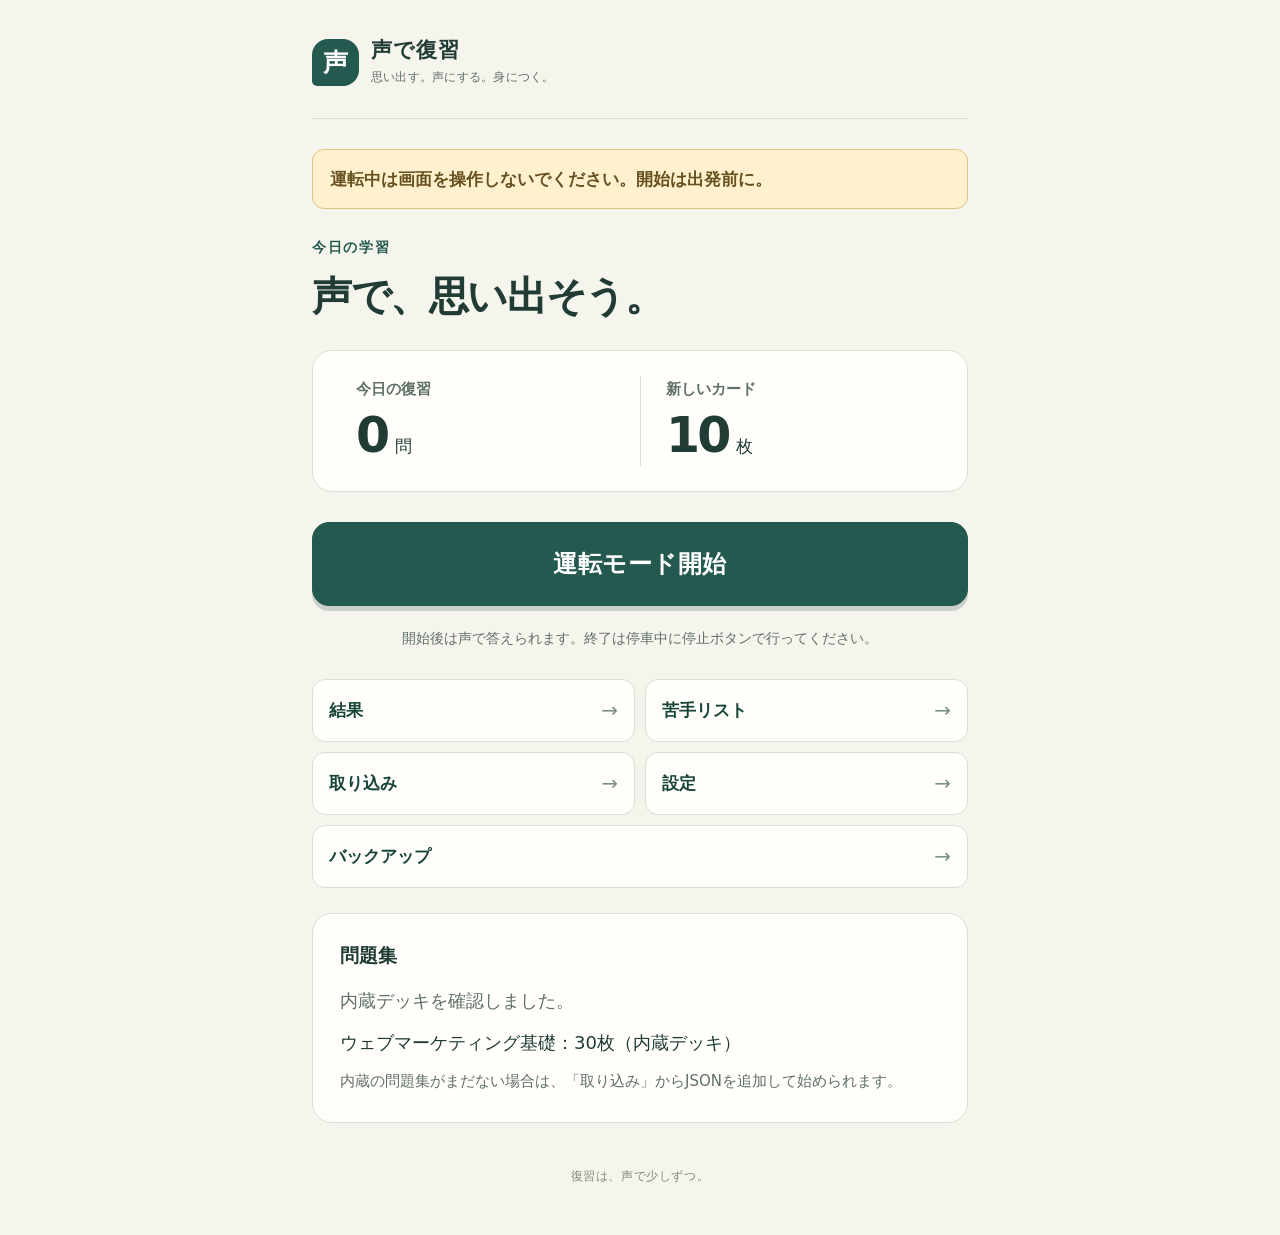
<file: index.html>
<!doctype html>
<html lang="ja">
<head>
  <meta charset="utf-8">
  <meta name="viewport" content="width=device-width, initial-scale=1, viewport-fit=cover">
  <meta name="color-scheme" content="light">
  <meta name="theme-color" content="#23594e">
  <meta name="description" content="声で答えて、少しずつ身につける復習アプリ。">
  <title>声で復習</title>
  <link rel="stylesheet" href="app.css">
  <script src="logic.js" defer></script>
  <script src="app.js" defer></script>
</head>
<body>
  <main>
    <header class="app-header">
      <span class="app-mark" aria-hidden="true">声</span>
      <div><p class="app-name">声で復習</p><p class="app-tagline">思い出す。声にする。身につく。</p></div>
    </header>

    <p id="save-warning" class="warning" role="alert" hidden>保存できません。このページを閉じると学習データが消えます。バックアップを保存してください。</p>
    <p id="notice" class="notice" role="status" aria-live="polite"></p>
    <aside id="recognition-help" class="warning" aria-labelledby="help-heading" hidden>
      <h2 id="help-heading">聞き取りが使えないとき</h2>
      <p>次の設定を上から確認し、Safariでページを読み込み直してください。</p>
      <ol>
        <li>設定 → プライバシーとセキュリティ → 音声認識 → Safari をオン</li>
        <li>設定 → 一般 → キーボード → 音声入力をオン</li>
        <li>設定 → アプリ → Safari → マイクを「確認」または「許可」</li>
      </ol>
    </aside>

    <section id="page-home" class="page" aria-labelledby="home-heading">
      <div id="resume-panel" class="resume-panel" hidden>
        <button id="resume" class="primary start-button" type="button" disabled>続きから再開</button>
        <p id="resume-progress" role="status"></p>
        <button id="finish-resume" class="small" type="button" disabled>中断した学習を終える</button>
        <p class="small note">再開の操作は停車中に行ってください。</p>
      </div>
      <p class="safety">運転中は画面を操作しないでください。開始は出発前に。</p>
      <div class="page-heading"><p class="eyebrow">今日の学習</p><h1 id="home-heading">声で、思い出そう。</h1></div>
      <div class="daily-stats" aria-label="今日の学習予定">
        <div><p>今日の復習</p><p class="stat"><strong id="due-count">0</strong><span>問</span></p></div>
        <div><p>新しいカード</p><p class="stat"><strong id="new-count">0</strong><span>枚</span></p></div>
      </div>
      <button id="start" class="primary start-button" type="button" disabled>読み込み中…</button>
      <p class="start-note">開始後は声で答えられます。終了は停車中に停止ボタンで行ってください。</p>
      <nav class="home-nav" aria-label="学習メニュー">
        <button type="button" data-page="results">結果<span aria-hidden="true">→</span></button>
        <button type="button" data-page="weak">苦手リスト<span aria-hidden="true">→</span></button>
        <button type="button" data-page="import">取り込み<span aria-hidden="true">→</span></button>
        <button type="button" data-page="settings">設定<span aria-hidden="true">→</span></button>
        <button type="button" data-page="backup">バックアップ<span aria-hidden="true">→</span></button>
      </nav>
      <div class="panel deck-panel">
        <h2>問題集</h2>
        <p id="deck-status" class="note" role="status">問題集を読み込んでいます。</p>
        <ul id="deck-list" class="content-list"></ul>
        <p class="small note">内蔵の問題集がまだない場合は、「取り込み」からJSONを追加して始められます。</p>
      </div>
    </section>

    <section id="page-drive" class="page drive-page" aria-label="運転モード" hidden>
      <p class="eyebrow">運転モード</p>
      <p id="run-status" class="run-status" role="status" aria-live="polite">準備中</p>
      <p class="note">画面の消灯防止：<span id="wake-status">未取得</span></p>
    </section>

    <section id="page-results" class="page" aria-labelledby="results-heading" hidden>
      <button class="back-button" type="button" data-page="home">← ホーム</button>
      <div class="page-heading"><p class="eyebrow">学習の記録</p><h1 id="results-heading">結果</h1></div>
      <p id="result-summary" class="result-summary" role="status">まだ学習の記録はありません。</p>
      <div class="panel"><h2>言えなかった要点</h2><ul id="missed-list" class="content-list"></ul></div>
      <div class="panel"><h2>保留の問題</h2><p class="small note">2回聞き取れなかった問題です。段階は変わりません。</p><ul id="pending-list" class="content-list"></ul></div>
      <div class="panel"><h2>これまでの学習</h2><p class="small note">最近30回分の記録です。</p><ol id="history-list" class="content-list history-list"></ol></div>
    </section>

    <section id="page-weak" class="page" aria-labelledby="weak-heading" hidden>
      <button class="back-button" type="button" data-page="home">← ホーム</button>
      <div class="page-heading"><p class="eyebrow">もう一度、しっかり</p><h1 id="weak-heading">苦手リスト</h1></div>
      <p class="note">間違えた回数の多いカードから並びます。</p>
      <button id="start-weak" class="primary" type="button" disabled>苦手だけで運転モード開始</button>
      <p class="small note">復習の期限に関係なく、逆引き・4択・○×・数字・説明から出題します。</p>
      <ul id="weak-list" class="content-list weak-list"></ul>
    </section>

    <section id="page-import" class="page" aria-labelledby="import-heading" hidden>
      <button class="back-button" type="button" data-page="home">← ホーム</button>
      <div class="page-heading"><p class="eyebrow">学ぶことを増やす</p><h1 id="import-heading">問題集を取り込む</h1></div>
      <p class="note">問題集のJSONを貼り付けて、内容を検査してください。</p>
      <label for="import-text">問題集のJSON</label>
      <textarea id="import-text" class="json-text" spellcheck="false" autocapitalize="off" autocomplete="off" placeholder="ここにJSONを貼り付けてください"></textarea>
      <button id="inspect-import" type="button">内容を検査</button>
      <div class="panel import-preview">
        <h2>取り込む内容</h2>
        <p id="import-summary" role="status">検査すると、デッキ名とカード数が表示されます。</p>
        <ul id="import-errors" class="error-list"></ul>
        <p class="small note">エラーのあるカードを除き、検査に通ったカードを追加できます。</p>
        <label for="duplicate-policy">同じIDのカードがある場合</label>
        <select id="duplicate-policy"><option value="overwrite">上書き（学習履歴は残す）</option><option value="skip">取り込まない</option></select>
        <button id="add-import" class="primary" type="button" disabled>問題集を追加</button>
      </div>
    </section>

    <section id="page-settings" class="page" aria-labelledby="settings-heading" hidden>
      <button class="back-button" type="button" data-page="home">← ホーム</button>
      <div class="page-heading"><p class="eyebrow">自分のペースで</p><h1 id="settings-heading">設定</h1></div>
      <p class="note">変更は自動で保存されます。</p>
      <div class="panel">
        <h2>声と聞き取り</h2>
        <label for="voice">日本語の声</label>
        <select id="voice"><option value="">日本語音声を取得中（標準の声を使用）</option></select>
        <label for="rate">読み上げの速さ：<output id="rate-value" for="rate">0.90</output> 倍</label>
        <input id="rate" type="range" min="0.7" max="1.5" step="0.05" value="0.9">
        <label for="answer-time">答える時間</label>
        <select id="answer-time"><option value="5">5秒</option><option value="10" selected>10秒</option><option value="15">15秒</option></select>
        <p class="small note">最初の声を待つ時間です。説明・ケースは話し始めた後、最大90秒まで聞き取ります。</p>
        <label class="check" for="cue"><input id="cue" type="checkbox" checked><span>合図音を鳴らす</span></label>
        <button id="sample" type="button">試し読み</button>
      </div>
      <div class="panel">
        <h2>1回の学習</h2>
        <label for="question-limit">問題数の上限</label>
        <select id="question-limit"><option value="10">10問</option><option value="20" selected>20問</option><option value="30">30問</option></select>
        <label for="session-minutes">時間の上限</label>
        <select id="session-minutes"><option value="5">5分</option><option value="10" selected>10分</option><option value="20">20分</option></select>
        <p class="small note">問題数と時間の、先に達したところで終了します。</p>
        <label for="new-limit">1日の新しいカードの上限</label>
        <select id="new-limit"><option value="5">5枚</option><option value="10" selected>10枚</option><option value="20">20枚</option></select>
        <label class="check" for="explain-initially"><input id="explain-initially" type="checkbox"><span>説明を最初から出す</span></label>
      </div>
    </section>

    <section id="page-backup" class="page" aria-labelledby="backup-heading" hidden>
      <button class="back-button" type="button" data-page="home">← ホーム</button>
      <div class="page-heading"><p class="eyebrow">記録を大切に</p><h1 id="backup-heading">バックアップ</h1></div>
      <p class="note">問題集・学習の記録・設定をまとめて保存できます。Safariのデータを消す前に、書き出した内容を手元に残してください。</p>
      <button id="export-backup" type="button">全データを書き出す</button>
      <label for="backup-text">バックアップのJSON</label>
      <textarea id="backup-text" class="json-text" spellcheck="false" autocapitalize="off" autocomplete="off" placeholder="書き出したデータ、または読み込むデータを表示します"></textarea>
      <button id="copy-backup" type="button">コピー</button>
      <button id="load-backup" type="button">貼り付けたデータを読み込む</button>
      <p id="backup-status" class="note" role="status" aria-live="polite"></p>
      <p class="small note">読み込むと、この端末の全データが置き換わります。実行前に確認が表示されます。</p>
    </section>
    <footer class="app-footer"><p>復習は、声で少しずつ。</p></footer>
    <noscript><p class="warning">このアプリを使うには、SafariのJavaScriptを有効にしてください。</p></noscript>
  </main>

  <div id="listening-overlay" class="listening-overlay" hidden>
    <div class="listening-mic" aria-hidden="true">🎤</div>
    <p id="listening-title" class="listening-title" role="status" aria-live="polite">聞いています</p>
    <p id="listening-countdown" class="listening-countdown"></p>
    <p id="listening-hint" hidden>3秒黙ると終わります</p>
    <p id="listening-transcript" class="listening-transcript">話してください</p>
  </div>
  <button id="stop" type="button" hidden>停止</button>

  <dialog id="confirm-resume" aria-labelledby="resume-confirm-heading" aria-describedby="resume-confirm-description">
    <h2 id="resume-confirm-heading">中断した学習を終えますか</h2>
    <p id="resume-confirm-description">答えたところまでを途中終了として結果履歴に記録します。</p>
    <button id="confirm-resume-end" class="primary" type="button">はい</button>
    <button id="cancel-resume" type="button" autofocus>キャンセル</button>
  </dialog>

  <dialog id="confirm-backup" aria-labelledby="confirm-heading" aria-describedby="confirm-description">
    <h2 id="confirm-heading">全データを置き換えますか？</h2>
    <p id="confirm-description">現在の問題集・学習の記録・設定を、貼り付けたバックアップの内容に置き換えます。</p>
    <button id="confirm-replace" class="danger" type="button">置き換えて読み込む</button>
    <button id="cancel-replace" type="button" autofocus>キャンセル</button>
  </dialog>
</body>
</html>
</file>
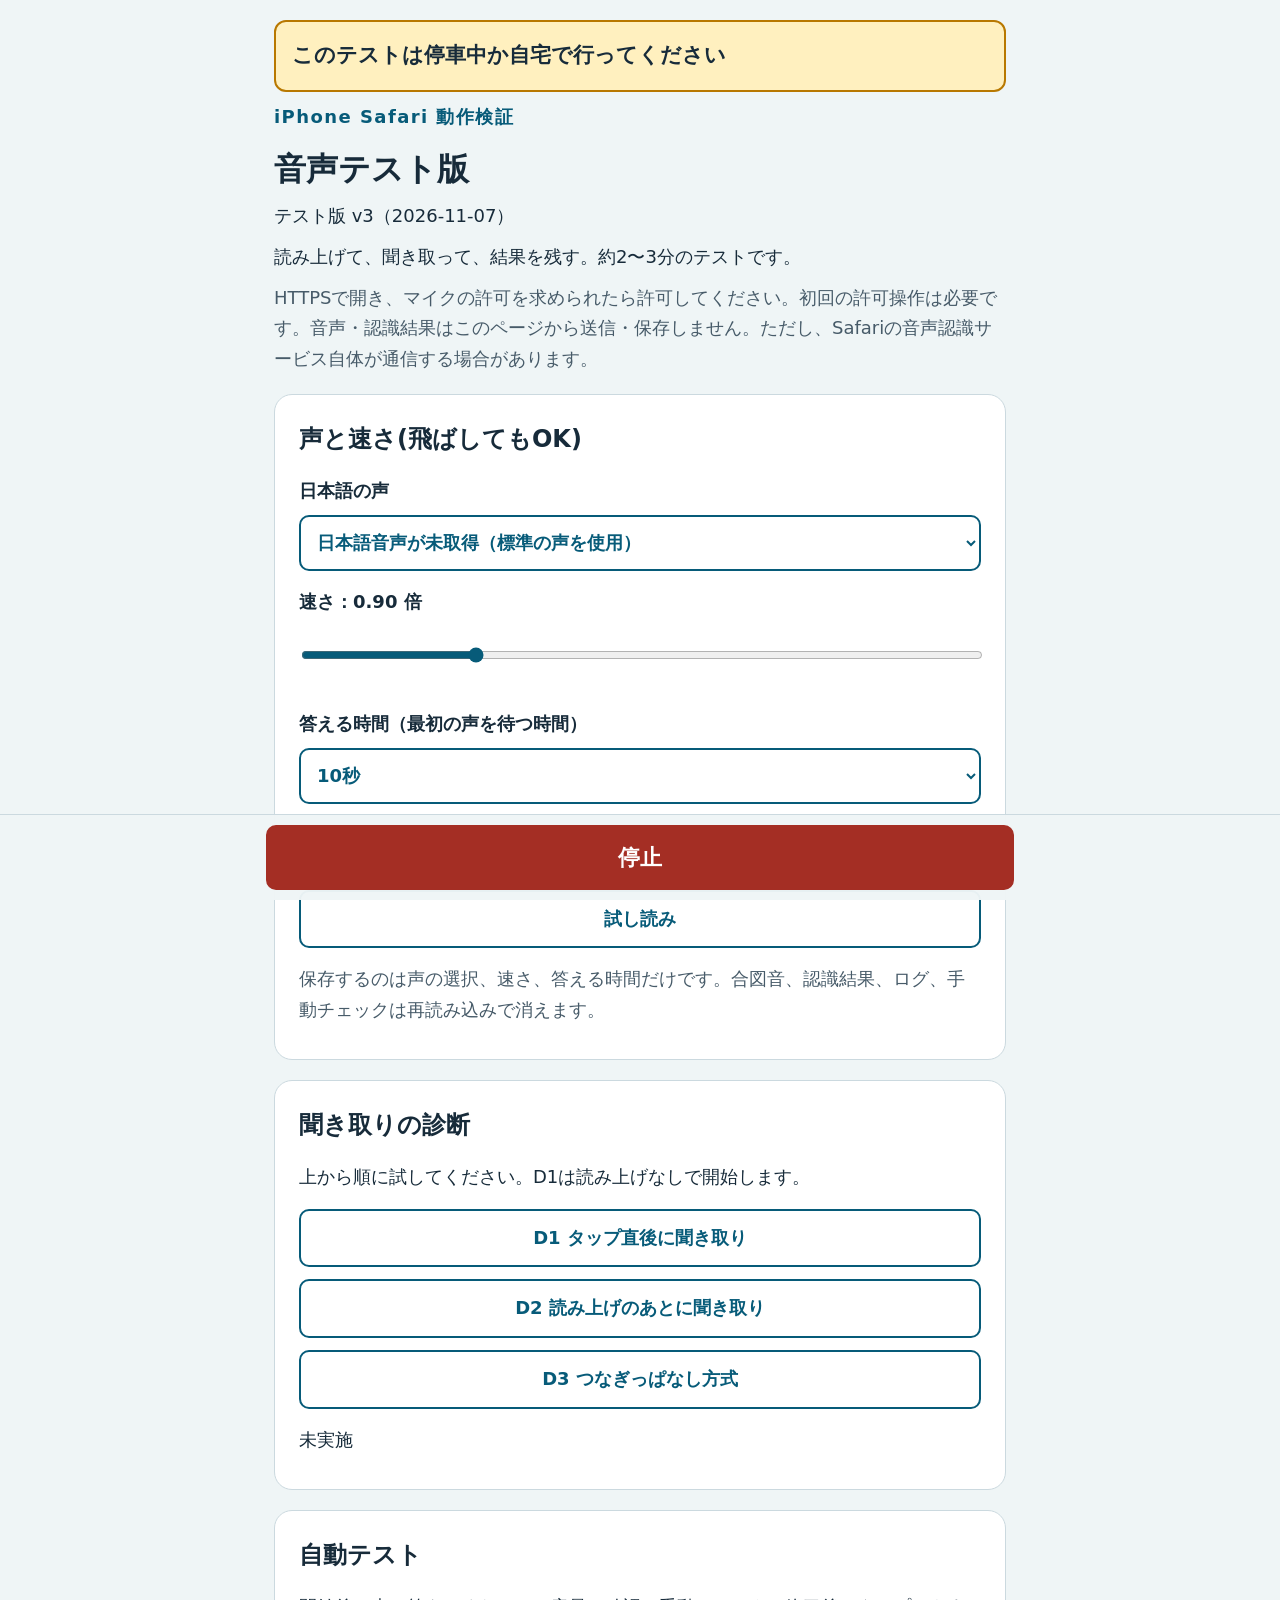
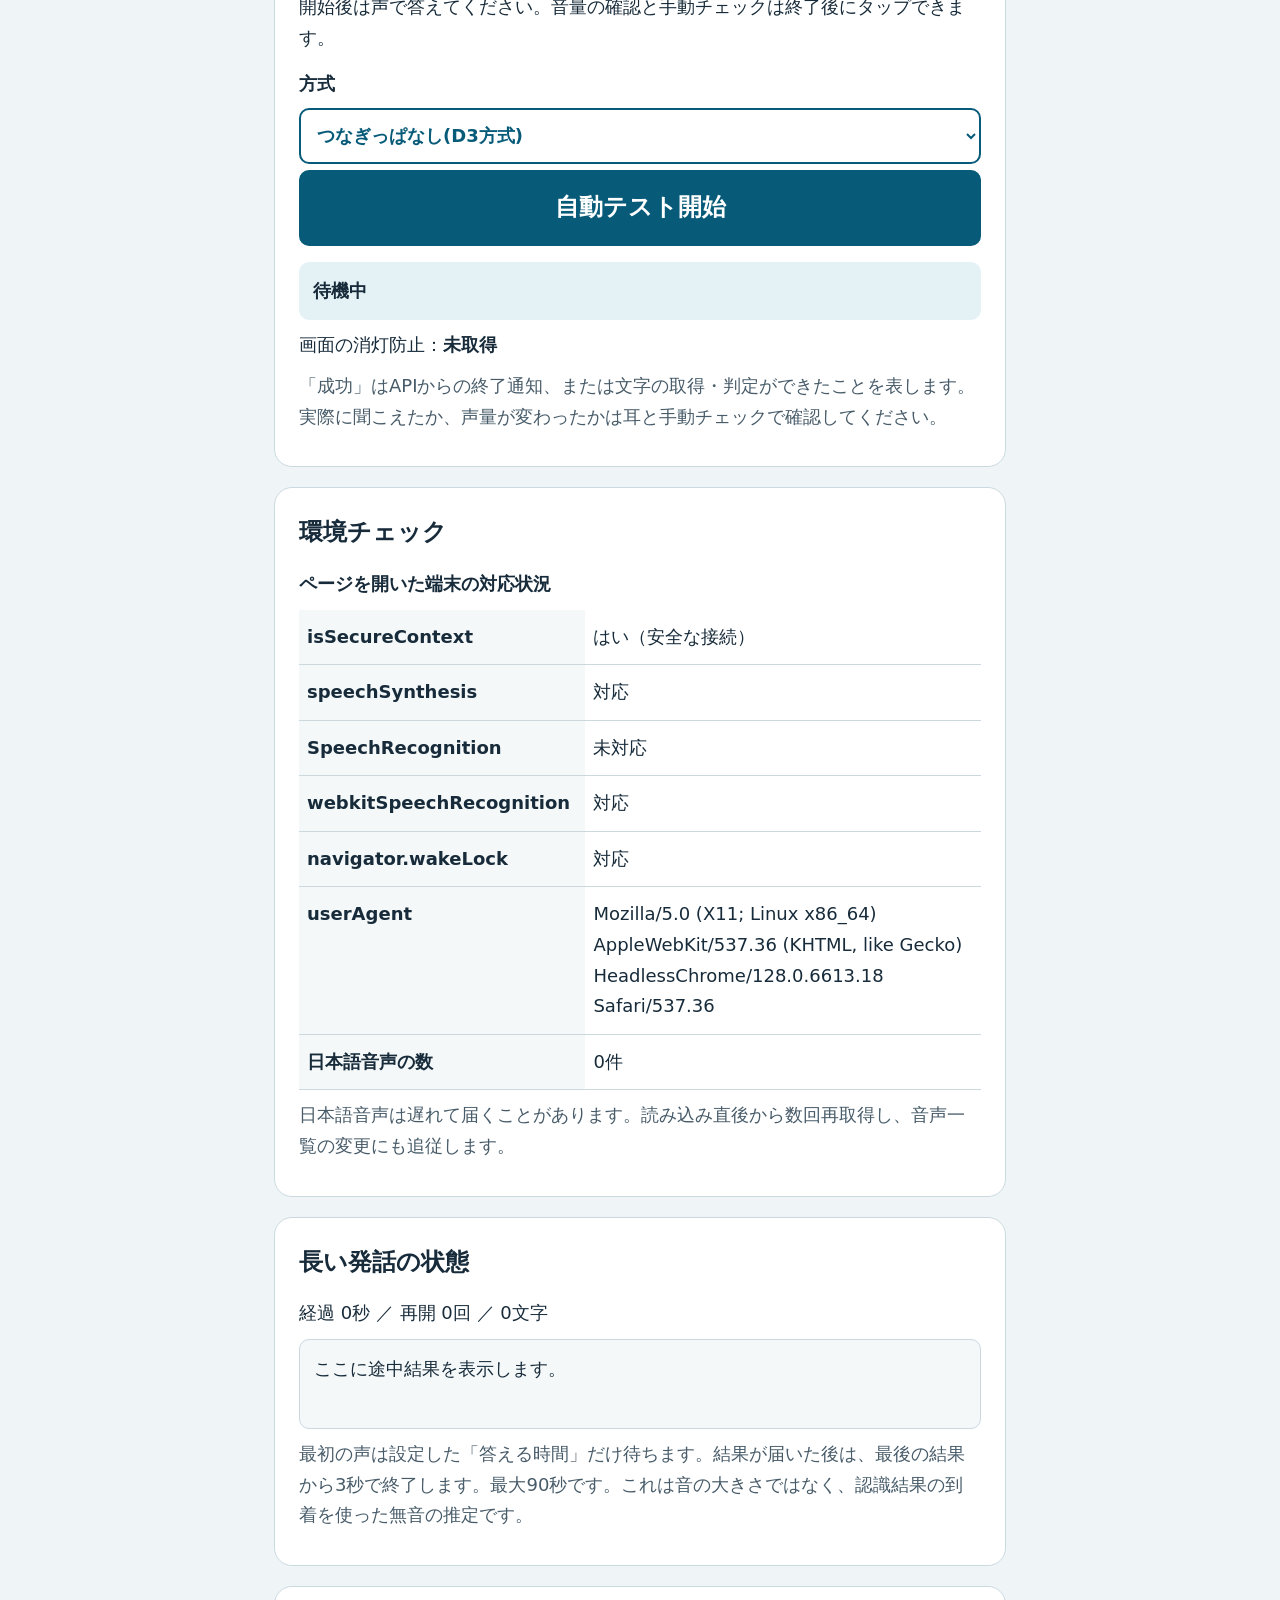
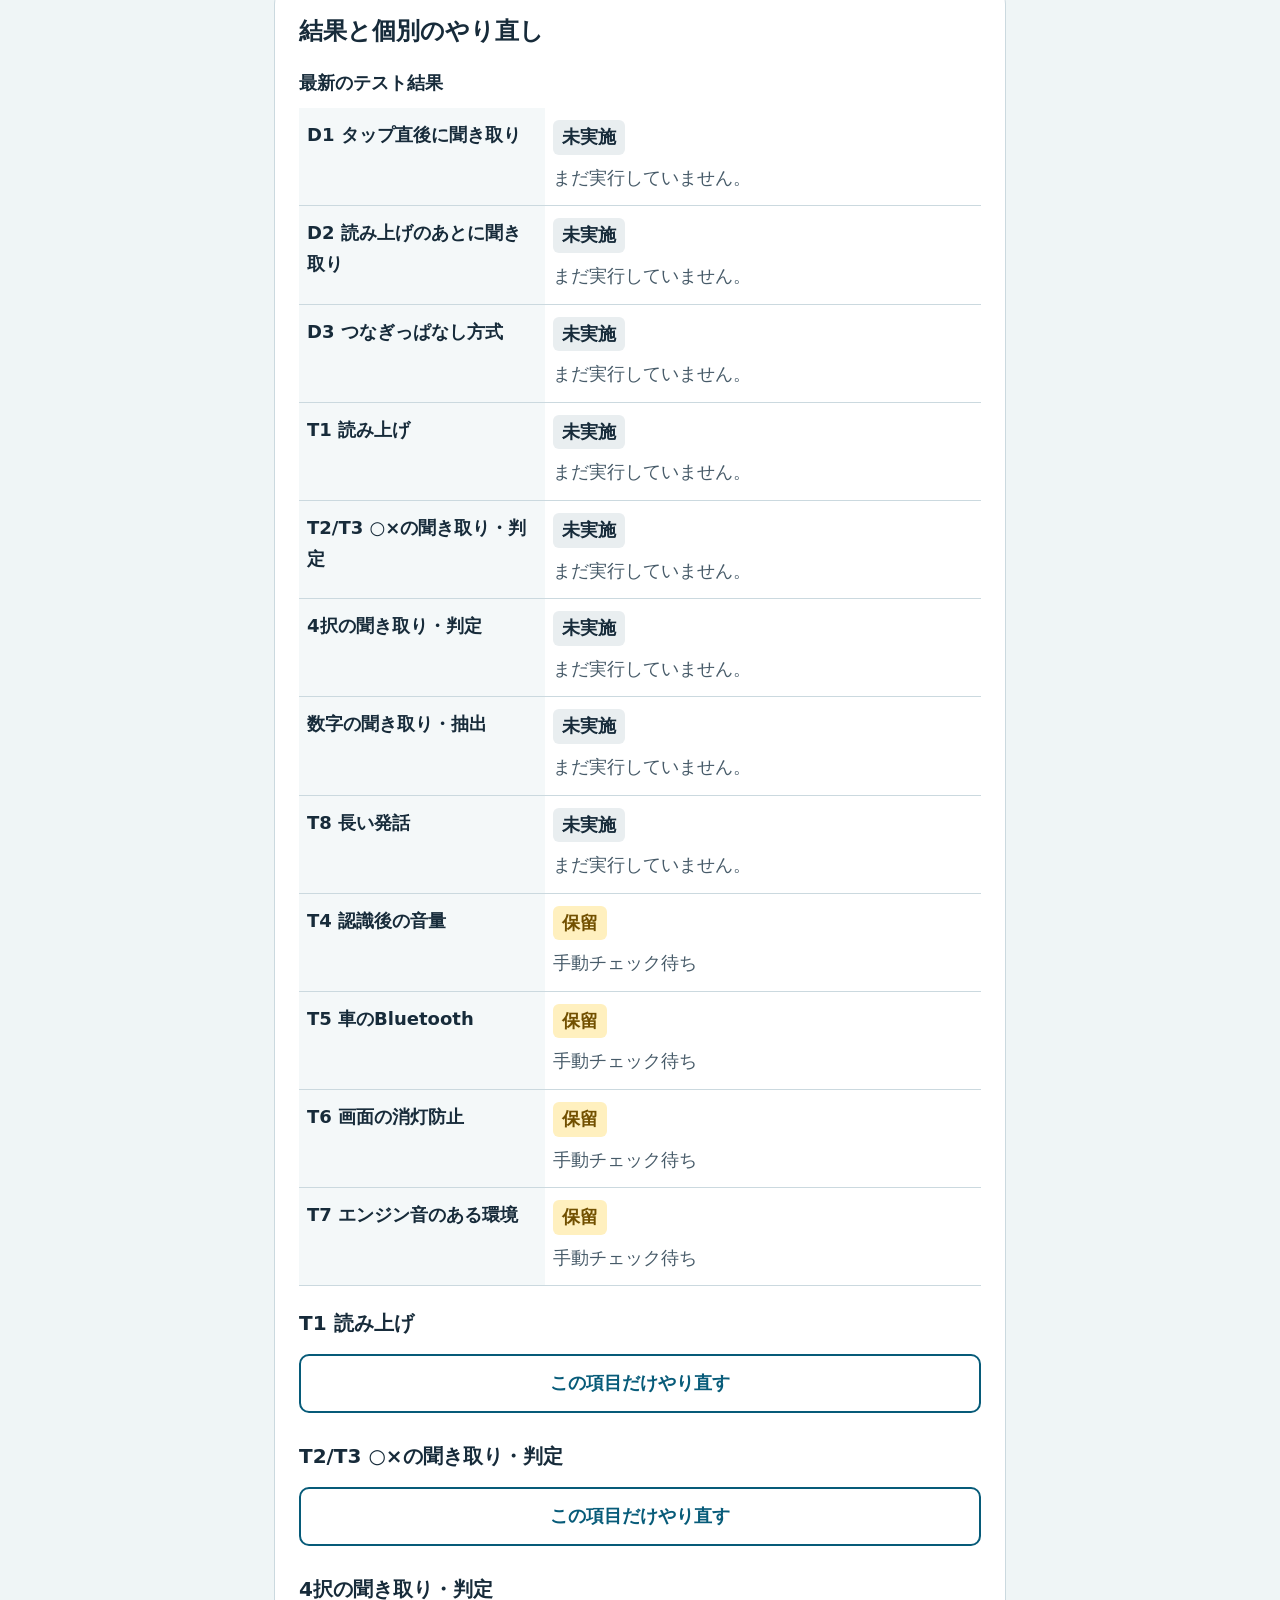
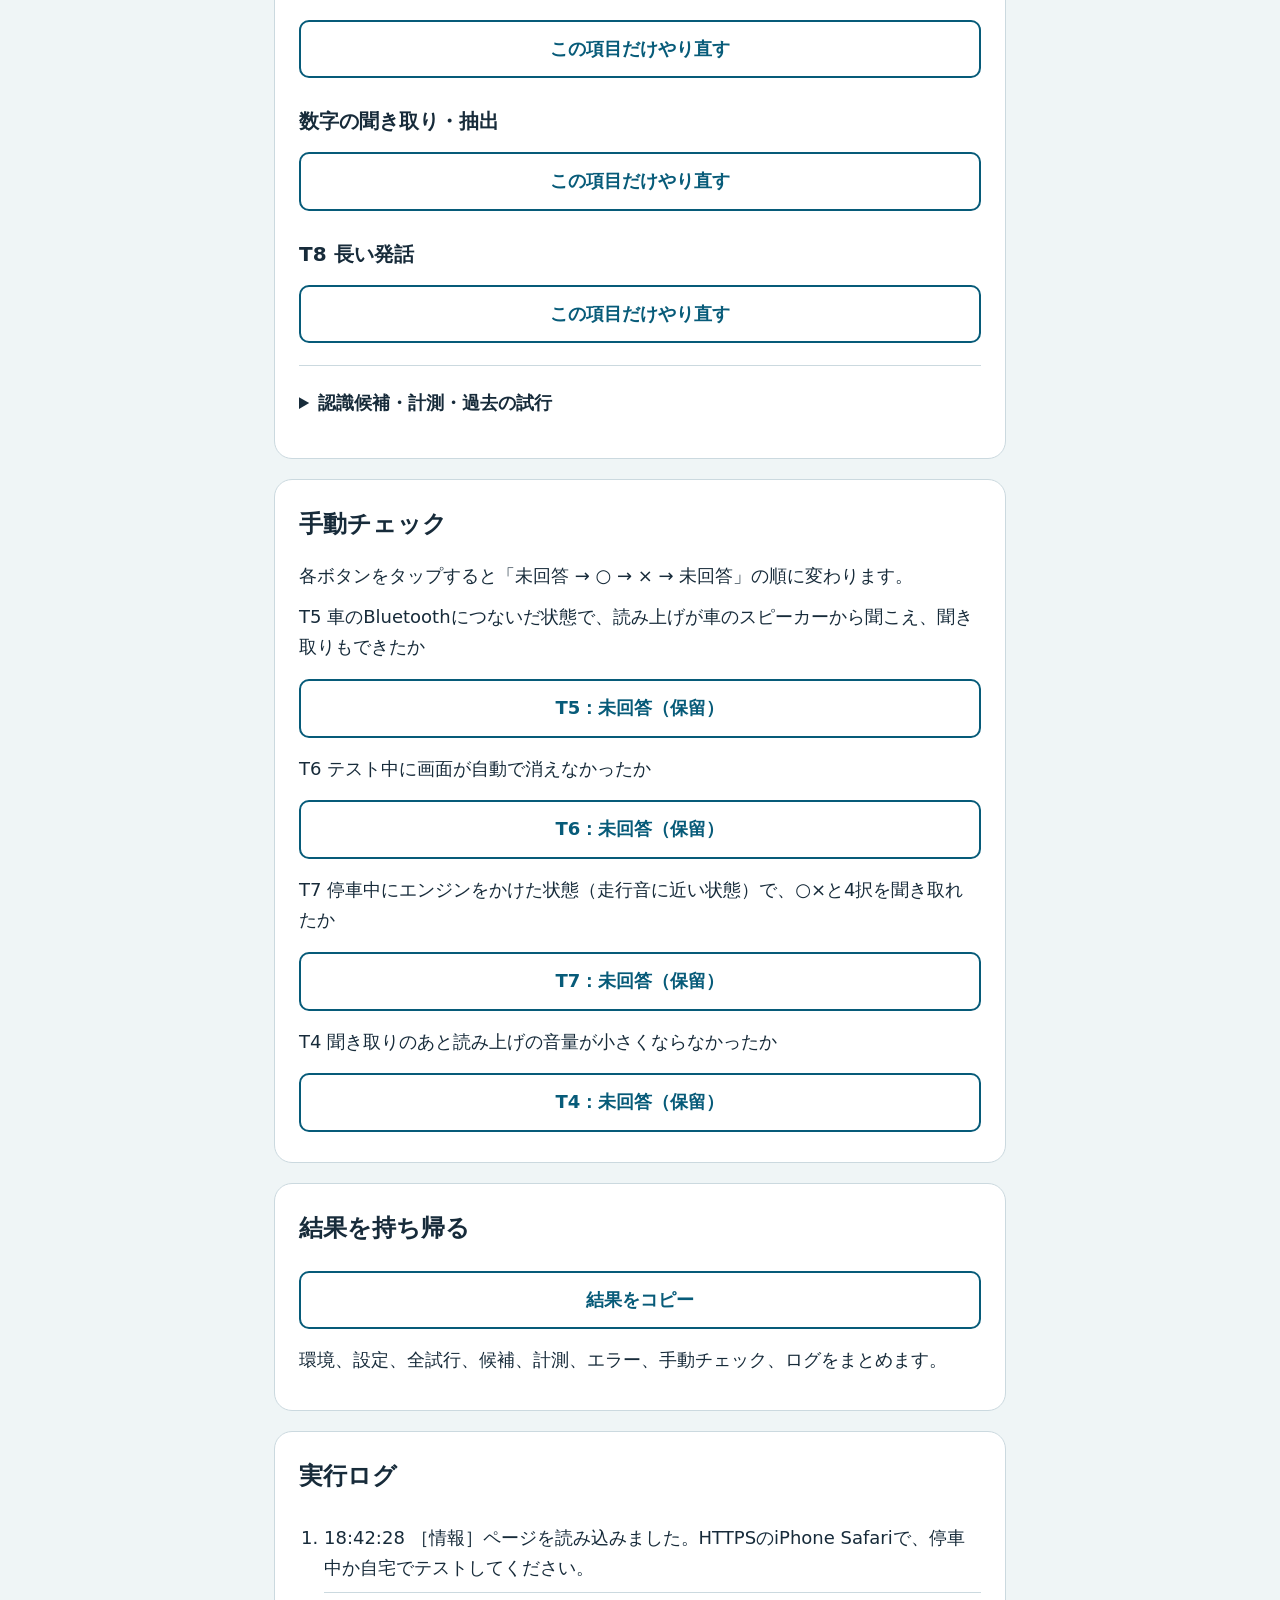
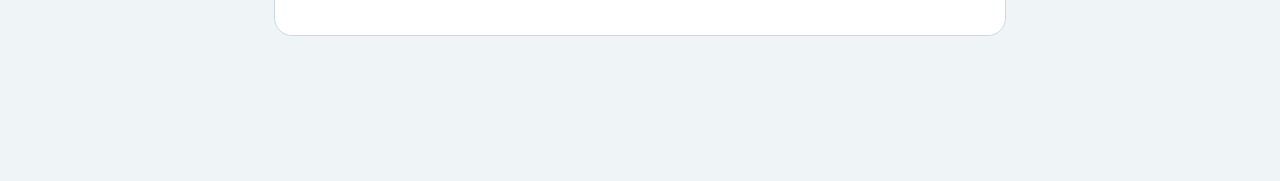
<file: test/index.html>
<!doctype html>
<html lang="ja">
<head>
  <meta charset="utf-8">
  <meta name="viewport" content="width=device-width, initial-scale=1, viewport-fit=cover">
  <meta name="color-scheme" content="light">
  <title>音声テスト版｜読み上げ・聞き取り</title>
  <style>
    :root { color-scheme: light; --ink:#172b3a; --muted:#475b69; --line:#cbd9df; --blue:#075b79; --paper:#fff; --bg:#eff5f6; }
    * { box-sizing:border-box; }
    body { margin:0; background:var(--bg); color:var(--ink); font-family:system-ui,-apple-system,"Hiragino Sans",sans-serif; font-size:18px; line-height:1.7; }
    main { max-width:780px; margin:auto; padding:20px 16px calc(125px + env(safe-area-inset-bottom)); }
    h1 { font-size:32px; line-height:1.35; margin:16px 0 10px; }
    h2 { font-size:24px; margin:0 0 16px; }
    h3 { font-size:20px; margin:20px 0 8px; }
    p { margin:10px 0; }
    .eyebrow { color:var(--blue); font-weight:800; letter-spacing:.08em; }
    .safety { background:#fff0bf; border:2px solid #b87800; border-radius:12px; padding:16px; font-size:21px; font-weight:800; }
    section { background:var(--paper); border:1px solid var(--line); border-radius:18px; margin:20px 0; padding:20px 16px; }
    .note { color:var(--muted); }
    .status { padding:14px; border-radius:10px; background:#e4f2f6; font-weight:700; overflow-wrap:anywhere; }
    button,select,textarea,input { font:inherit; }
    button,select { width:100%; min-height:56px; border:2px solid var(--blue); border-radius:10px; padding:12px; background:white; color:var(--blue); font-weight:700; touch-action:manipulation; }
    button { cursor:pointer; margin:6px 0; }
    button:disabled,select:disabled { opacity:.55; cursor:default; }
    button.primary { background:var(--blue); color:white; min-height:76px; font-size:24px; }
    button.selected { background:#d7eee3; color:#164c34; border-color:#26764f; }
    button.bad.selected { background:#ffe0dc; color:#872918; border-color:#b33824; }
    button:focus-visible,select:focus-visible,input:focus-visible,textarea:focus-visible { outline:4px solid #e8a42f; outline-offset:3px; }
    label { display:block; margin:16px 0 8px; font-weight:700; }
    input[type="range"] { width:100%; min-height:56px; accent-color:var(--blue); }
    .check { display:flex; align-items:center; min-height:56px; gap:12px; }
    input[type="checkbox"] { width:28px; height:28px; flex-shrink:0; accent-color:var(--blue); }
    table { width:100%; border-collapse:collapse; table-layout:fixed; }
    caption { text-align:left; font-weight:700; margin-bottom:10px; }
    th,td { text-align:left; vertical-align:top; padding:12px 8px; border-bottom:1px solid var(--line); overflow-wrap:anywhere; }
    th { width:42%; background:#f4f8f9; font-weight:700; }
    .result-table th { width:36%; }
    .result-table td { white-space:pre-wrap; }
    .badge { display:inline-block; padding:2px 9px; border-radius:6px; background:#e9eef0; font-weight:800; }
    .badge[data-status="成功"] { background:#d7eee3; color:#164c34; }
    .badge[data-status="失敗"] { background:#ffe0dc; color:#872918; }
    .badge[data-status="保留"] { background:#fff0bf; color:#725000; }
    .detail { margin-top:8px; color:var(--muted); }
    details { border-top:1px solid var(--line); margin-top:16px; padding-top:12px; }
    summary { cursor:pointer; min-height:56px; padding:10px 0; font-weight:700; }
    pre { font:inherit; white-space:pre-wrap; overflow-wrap:anywhere; margin:8px 0; }
    .live-text { min-height:90px; padding:14px; background:#f4f8f9; border:1px solid var(--line); border-radius:10px; white-space:pre-wrap; overflow-wrap:anywhere; }
    #log { padding-left:25px; max-height:440px; overflow:auto; overflow-wrap:anywhere; }
    #log li { padding:8px 0; border-bottom:1px solid var(--line); }
    .stop-dock { position:fixed; bottom:0; left:0; right:0; z-index:10; padding:10px 16px calc(10px + env(safe-area-inset-bottom)); background:rgba(239,245,246,.97); border-top:1px solid var(--line); }
    .listening-overlay { position:fixed; inset:0; z-index:9; background:#102735; color:#fff; display:flex; flex-direction:column; align-items:center; justify-content:center; text-align:center; padding:24px 16px calc(125px + env(safe-area-inset-bottom)); overflow:auto; }
    .listening-mic { font-size:96px; line-height:1.2; }
    .listening-title { font-size:48px; font-weight:800; line-height:1.3; }
    .listening-countdown { font-size:40px; line-height:1.4; }
    .listening-transcript { font-size:22px; white-space:pre-wrap; overflow-wrap:anywhere; width:100%; max-height:25vh; overflow:auto; }
    #stop { display:block; max-width:748px; margin:0 auto; background:#a42e24; color:white; border-color:#a42e24; font-size:22px; min-height:62px; }
    textarea { width:100%; min-height:300px; padding:12px; border:2px solid var(--blue); border-radius:10px; }
    [hidden] { display:none !important; }
    @media (min-width:600px) { main { padding-left:24px; padding-right:24px; } section { padding:24px; } }
  </style>
</head>
<body>
<main>
  <div class="safety">このテストは停車中か自宅で行ってください</div>
  <header>
    <p class="eyebrow">iPhone Safari 動作検証</p>
    <h1>音声テスト版</h1>
    <p>テスト版 v3（2026-11-07）</p>
    <p>読み上げて、聞き取って、結果を残す。約2〜3分のテストです。</p>
    <p class="note">HTTPSで開き、マイクの許可を求められたら許可してください。初回の許可操作は必要です。音声・認識結果はこのページから送信・保存しません。ただし、Safariの音声認識サービス自体が通信する場合があります。</p>
  </header>

  <section aria-labelledby="settings-heading">
    <h2 id="settings-heading">声と速さ(飛ばしてもOK)</h2>
    <label for="voice">日本語の声</label>
    <select id="voice" data-setting><option value="">日本語音声を取得中（標準の声を使用）</option></select>
    <label for="rate">速さ：<output id="rate-value" for="rate">0.90</output> 倍</label>
    <input id="rate" data-setting type="range" min="0.7" max="1.5" step="0.05" value="0.9">
    <label for="answer-time">答える時間（最初の声を待つ時間）</label>
    <select id="answer-time" data-setting><option value="5">5秒</option><option value="10" selected>10秒</option><option value="15">15秒</option></select>
    <label class="check" for="cue"><input id="cue" data-setting type="checkbox" checked>合図音を鳴らす</label>
    <button id="sample" type="button" data-run>試し読み</button>
    <p class="note">保存するのは声の選択、速さ、答える時間だけです。合図音、認識結果、ログ、手動チェックは再読み込みで消えます。</p>
  </section>

  <section id="recognition-help" aria-labelledby="help-heading" hidden>
    <h2 id="help-heading">聞き取りが使えないとき</h2>
    <ul>
      <li>設定 → 一般 → キーボード →「音声入力」をオン</li>
      <li>設定 → アプリ → Safari → マイク を「確認」または「許可」</li>
      <li>スクリーンタイムの「コンテンツとプライバシーの制限」でSiriと音声入力が禁止されていないか</li>
      <li>設定を直したらSafariでこのページを再読み込みし、下の「聞き取りの診断」を上から順に試す</li>
    </ul>
  </section>

  <section aria-labelledby="diagnosis-heading">
    <h2 id="diagnosis-heading">聞き取りの診断</h2>
    <p>上から順に試してください。D1は読み上げなしで開始します。</p>
    <button id="diagnosis-1" type="button" data-run>D1 タップ直後に聞き取り</button>
    <button id="diagnosis-2" type="button" data-run>D2 読み上げのあとに聞き取り</button>
    <button id="diagnosis-3" type="button" data-run>D3 つなぎっぱなし方式</button>
    <p id="diagnosis-status" role="status" aria-live="polite">未実施</p>
    <div id="diagnosis-volume" hidden>
      <p>D3の読み上げ音量は小さくなりませんでしたか。</p>
      <button id="diagnosis-same" type="button">同じ</button>
      <button id="diagnosis-lower" type="button">小さくなった</button>
      <p id="diagnosis-volume-answer" role="status">未回答</p>
    </div>
  </section>

  <section aria-labelledby="run-heading">
    <h2 id="run-heading">自動テスト</h2>
    <p>開始後は声で答えてください。音量の確認と手動チェックは終了後にタップできます。</p>
    <label for="method">方式</label>
    <select id="method" data-setting><option value="after">読み上げ後に開始(従来)</option><option value="connected" selected>つなぎっぱなし(D3方式)</option></select>
    <button id="start" class="primary" type="button" data-run>自動テスト開始</button>
    <p id="run-status" class="status" role="status" aria-live="polite">待機中</p>
    <p>画面の消灯防止：<strong id="wake-status">未取得</strong></p>
    <p class="note">「成功」はAPIからの終了通知、または文字の取得・判定ができたことを表します。実際に聞こえたか、声量が変わったかは耳と手動チェックで確認してください。</p>
  </section>

  <section aria-labelledby="environment-heading">
    <h2 id="environment-heading">環境チェック</h2>
    <table><caption>ページを開いた端末の対応状況</caption><tbody id="environment"></tbody></table>
    <p class="note">日本語音声は遅れて届くことがあります。読み込み直後から数回再取得し、音声一覧の変更にも追従します。</p>
  </section>


  <section aria-labelledby="long-heading">
    <h2 id="long-heading">長い発話の状態</h2>
    <p id="long-stats" role="status">経過 0秒 ／ 再開 0回 ／ 0文字</p>
    <div id="long-text" class="live-text" aria-label="長い発話の認識結果">ここに途中結果を表示します。</div>
    <p class="note">最初の声は設定した「答える時間」だけ待ちます。結果が届いた後は、最後の結果から3秒で終了します。最大90秒です。これは音の大きさではなく、認識結果の到着を使った無音の推定です。</p>
  </section>

  <section id="volume-panel" aria-labelledby="volume-heading" hidden>
    <h2 id="volume-heading">T4 読み上げの音量</h2>
    <p>聞き取りのあとの声は、最初と同じ大きさでしたか。テスト終了後でも回答できます。</p>
    <button type="button" id="volume-same">同じ</button>
    <button type="button" id="volume-lower" class="bad">小さくなった</button>
    <p id="volume-answer" role="status">未回答（保留）</p>
  </section>

  <section aria-labelledby="results-heading">
    <h2 id="results-heading">結果と個別のやり直し</h2>
    <table class="result-table"><caption>最新のテスト結果</caption><tbody id="results"></tbody></table>
    <div id="retry-buttons"></div>
    <details><summary>認識候補・計測・過去の試行</summary><div id="test-details">まだ結果はありません。</div></details>
  </section>

  <section aria-labelledby="manual-heading">
    <h2 id="manual-heading">手動チェック</h2>
    <p>各ボタンをタップすると「未回答 → ○ → × → 未回答」の順に変わります。</p>
    <div id="manual-checks"></div>
  </section>

  <section aria-labelledby="copy-heading">
    <h2 id="copy-heading">結果を持ち帰る</h2>
    <button id="copy" type="button">結果をコピー</button>
    <p id="copy-status" role="status">環境、設定、全試行、候補、計測、エラー、手動チェック、ログをまとめます。</p>
    <div id="copy-fallback" hidden>
      <label for="report">自動コピーができませんでした。選択されたテキストを長押ししてコピーしてください。</label>
      <textarea id="report" readonly spellcheck="false"></textarea>
    </div>
  </section>

  <section aria-labelledby="log-heading">
    <h2 id="log-heading">実行ログ</h2>
    <ol id="log" aria-label="時刻付き実行ログ"></ol>
  </section>
  <noscript><p class="safety">このテストにはJavaScriptを有効にする必要があります。</p></noscript>
</main>
<div id="listening-overlay" class="listening-overlay" hidden>
  <div class="listening-mic" aria-hidden="true">🎤</div>
  <p id="listening-title" class="listening-title" role="status" aria-live="polite"></p>
  <p id="listening-countdown" class="listening-countdown"></p>
  <p id="listening-hint" hidden>3秒黙ると終わります</p>
  <p id="listening-transcript" class="listening-transcript">話してください</p>
</div>
<div class="stop-dock"><button id="stop" type="button">停止</button></div>

<script>
'use strict';
(() => {
  // 結果はメモリー内だけに保持し、声、速さ、答える時間以外は保存しない。
  const $ = id => document.getElementById(id);
  const synth = window.speechSynthesis;
  const Recognition = window.SpeechRecognition || window.webkitSpeechRecognition;
  const AudioContextClass = window.AudioContext || window.webkitAudioContext;
  const storageKey = '音声テスト版の声と速さ';
  const loadedAt = new Date().toISOString();
  const timers = new Set();
  const logs = [];
  const history = [];
  const latest = new Map();
  const version = 'テスト版 v3（2026-11-07）';
  const tests = [
    { id:'D1', label:'D1 タップ直後に聞き取り' },
    { id:'D2', label:'D2 読み上げのあとに聞き取り' },
    { id:'D3', label:'D3 つなぎっぱなし方式' },
    { id:'T1', label:'T1 読み上げ', retry:true },
    { id:'T2T3', label:'T2/T3 ○×の聞き取り・判定', retry:true },
    { id:'choice', label:'4択の聞き取り・判定', retry:true },
    { id:'number', label:'数字の聞き取り・抽出', retry:true },
    { id:'T8', label:'T8 長い発話', retry:true },
    { id:'T4', label:'T4 認識後の音量' },
    { id:'T5', label:'T5 車のBluetooth' },
    { id:'T6', label:'T6 画面の消灯防止' },
    { id:'T7', label:'T7 エンジン音のある環境' }
  ];
  const manual = {
    T5:{ label:'T5 車のBluetoothにつないだ状態で、読み上げが車のスピーカーから聞こえ、聞き取りもできたか', value:null, at:null },
    T6:{ label:'T6 テスト中に画面が自動で消えなかったか', value:null, at:null },
    T7:{ label:'T7 停車中にエンジンをかけた状態（走行音に近い状態）で、○×と4択を聞き取れたか', value:null, at:null },
    T4:{ label:'T4 聞き取りのあと読み上げの音量が小さくならなかったか', value:null, at:null }
  };
  let japaneseVoices = [];
  let selectedVoiceKey = '';
  let currentRun = null;
  let runSequence = 0;
  let heldUtterance = null;
  let activeRecognition = null;
  let audioContext = null;
  let wakeLock = null;
  let wakeOwner = null;
  let wakeRequest = 0;
  let wakePending = null;
  let wakeTimer = null;
  let wakeState = '未取得';

  class Stopped extends Error {
    constructor() { super('停止しました'); this.name = 'Stopped'; }
  }
  function log(message, level = '情報') {
    const entry = { at:new Date().toISOString(), level, message:String(message) };
    logs.push(entry);
    const li = document.createElement('li');
    li.textContent = `${new Date(entry.at).toLocaleTimeString('ja-JP', {hour12:false})} ［${level}］${entry.message}`;
    $('log').append(li);
  }
  function errorText(error) { return error && error.message ? error.message : String(error); }
  function later(callback, ms) {
    const id = window.setTimeout(() => {
      timers.delete(id);
      try { callback(); } catch (error) { log(`タイマー処理の例外：${errorText(error)}`, 'エラー'); }
    }, ms);
    timers.add(id);
    return id;
  }
  function clearTimer(id) { if (id != null) { window.clearTimeout(id); timers.delete(id); } }
  function check(ctx) { if (ctx.stopped || currentRun !== ctx) throw new Stopped(); if (ctx.blocked) throw ctx.blocked; }
  function delay(ms, ctx) {
    check(ctx);
    return new Promise((resolve, reject) => {
      let id;
      const cancel = () => { clearTimer(id); ctx.cancelers.delete(cancel); reject(new Stopped()); };
      ctx.cancelers.add(cancel);
      id = later(() => { ctx.cancelers.delete(cancel); resolve(); }, Math.max(0, ms));
    });
  }
  function on(element, eventName, handler) {
    element.addEventListener(eventName, event => {
      try {
        const result = handler(event);
        if (result && typeof result.catch === 'function') result.catch(error => log(errorText(error), 'エラー'));
      } catch (error) { log(errorText(error), 'エラー'); }
    });
  }
  function voiceKey(voice) { return `${voice.voiceURI || voice.name}|${voice.lang}|${voice.name}`; }
  function chosenVoice() { return japaneseVoices.find(voice => voiceKey(voice) === selectedVoiceKey) || null; }
  function settings() {
    const voice = chosenVoice();
    return { voice, voiceKey:selectedVoiceKey, voiceName:voice ? `${voice.name}（${voice.lang}）` : '標準の日本語音声（声を指定しない）', rate:Number($('rate').value), cue:$('cue').checked, answerTime:Number($('answer-time').value), method:$('method').value };
  }
  function saveSettings() {
    try { localStorage.setItem(storageKey, JSON.stringify({ voice:selectedVoiceKey, rate:Number($('rate').value), answerTime:Number($('answer-time').value) })); }
    catch (error) { log(`設定を保存できません：${errorText(error)}`, '注意'); }
  }
  function loadSettings() {
    try {
      const stored = JSON.parse(localStorage.getItem(storageKey) || 'null');
      if (stored && [5,10,15].includes(stored.answerTime)) $('answer-time').value = String(stored.answerTime);
      if (stored && typeof stored.voice === 'string') selectedVoiceKey = stored.voice;
      if (stored && Number.isFinite(stored.rate) && stored.rate >= 0.7 && stored.rate <= 1.5) $('rate').value = String(stored.rate);
    } catch (error) { log(`保存済み設定を読み込めません：${errorText(error)}`, '注意'); }
    $('rate-value').textContent = Number($('rate').value).toFixed(2);
  }
  function environmentRows() {
    return [
      ['isSecureContext', window.isSecureContext ? 'はい（安全な接続）' : 'いいえ（HTTPSで開いてください）'],
      ['speechSynthesis', synth ? '対応' : '未対応'],
      ['SpeechRecognition', window.SpeechRecognition ? '対応' : '未対応'],
      ['webkitSpeechRecognition', window.webkitSpeechRecognition ? '対応' : '未対応'],
      ['navigator.wakeLock', navigator.wakeLock ? '対応' : '未対応'],
      ['userAgent', navigator.userAgent],
      ['日本語音声の数', `${japaneseVoices.length}件`]
    ];
  }
  function renderEnvironment() {
    $('environment').replaceChildren();
    for (const [name, value] of environmentRows()) {
      const row = document.createElement('tr');
      const th = document.createElement('th'); th.scope = 'row'; th.textContent = name;
      const td = document.createElement('td'); td.textContent = value;
      row.append(th, td); $('environment').append(row);
    }
  }
  function refreshVoices() {
    try {
      const before = japaneseVoices.map(voiceKey).join('\n');
      japaneseVoices = synth ? synth.getVoices().filter(voice => /^ja/i.test(voice.lang)) : [];
      const select = $('voice'); select.replaceChildren();
      const standard = document.createElement('option'); standard.value = '';
      standard.textContent = japaneseVoices.length ? '標準の日本語音声（自動選択）' : '日本語音声が未取得（標準の声を使用）';
      select.append(standard);
      for (const voice of japaneseVoices) {
        const option = document.createElement('option'); option.value = voiceKey(voice);
        option.textContent = `${voice.name}（${voice.lang}）${voice.default ? '・標準' : ''}`;
        select.append(option);
      }
      // 保存した声がまだ届いていない場合も、後の取得まで選択キーを保持する。
      select.value = japaneseVoices.some(voice => voiceKey(voice) === selectedVoiceKey) ? selectedVoiceKey : '';
      if (before !== japaneseVoices.map(voiceKey).join('\n')) log(`日本語音声を取得：${japaneseVoices.length}件`);
      renderEnvironment();
    } catch (error) { log(`音声一覧の取得に失敗：${errorText(error)}`, 'エラー'); renderEnvironment(); }
  }

  function setWakeState(value) { wakeState = value; $('wake-status').textContent = value; }
  function releaseSentinel(sentinel) {
    try { Promise.resolve(sentinel.release()).catch(error => log(`消灯防止の解放に失敗：${errorText(error)}`, '注意')); }
    catch (error) { log(`消灯防止の解放に失敗：${errorText(error)}`, '注意'); }
  }
  function releaseWake(ctx) {
    if (ctx && wakeOwner !== ctx) return;
    wakeOwner = null; wakePending = null; wakeRequest++;
    clearTimer(wakeTimer); wakeTimer = null;
    if (wakeLock) { const sentinel = wakeLock; wakeLock = null; releaseSentinel(sentinel); }
    setWakeState(navigator.wakeLock ? '未取得（解放済み）' : '未対応');
  }
  function requestWake(ctx) {
    // この関数の呼び出しから要求までに待機を入れず、開始タップの操作権限を使う。
    if (!navigator.wakeLock) { setWakeState('未対応'); log('画面の消灯防止は未対応です', '注意'); return; }
    if (ctx.stopped || currentRun !== ctx) return;
    wakeOwner = ctx;
    if (wakeLock && !wakeLock.released) return;
    if (wakePending === ctx) return;
    const token = ++wakeRequest;
    wakePending = ctx;
    setWakeState('未取得（要求中）');
    const failed = error => {
      if (token !== wakeRequest) return;
      clearTimer(wakeTimer); wakeTimer = null; wakePending = null;
      setWakeState('失敗'); log(`消灯防止の取得に失敗：${errorText(error)}`, 'エラー');
    };
    try {
      const promise = navigator.wakeLock.request('screen');
      wakeTimer = later(() => { failed(new Error('5秒以内に応答がありませんでした')); wakeRequest++; }, 5000);
      Promise.resolve(promise).then(sentinel => {
        if (token !== wakeRequest || wakeOwner !== ctx || ctx.stopped || currentRun !== ctx) { releaseSentinel(sentinel); return; }
        clearTimer(wakeTimer); wakeTimer = null; wakePending = null;
        wakeLock = sentinel; setWakeState('取得済み'); log('画面の消灯防止を取得しました');
        sentinel.addEventListener('release', () => {
          if (wakeLock !== sentinel) return;
          wakeLock = null; setWakeState('未取得（OSが解放）'); log('OSが画面の消灯防止を解放しました', '注意');
        });
      }).catch(failed);
    } catch (error) { failed(error); }
  }
  function prepareAudio(ctx) {
    try {
      if (!AudioContextClass) { log('合図音のWeb Audioは未対応です', '注意'); return; }
      if (!audioContext || audioContext.state === 'closed') audioContext = new AudioContextClass();
      const promise = audioContext.resume();
      Promise.resolve(promise).then(() => {
        if (!ctx.stopped && currentRun === ctx) log(`合図音の準備：${audioContext.state === 'running' ? '動作中' : '再開待ち'}`);
      }).catch(error => log(`合図音の準備に失敗：${errorText(error)}`, 'エラー'));
    } catch (error) { log(`合図音を準備できません：${errorText(error)}`, 'エラー'); }
  }
  async function playCue(ctx) {
    check(ctx);
    if (!ctx.settings.cue) { log('合図音：オフ'); return; }
    if (!audioContext || audioContext.state !== 'running') { log('合図音を鳴らせません（音声処理が停止中または未対応）', '注意'); return; }
    let oscillator, gain;
    const cleanup = () => {
      try { if (oscillator) { oscillator.stop(); oscillator.disconnect(); } if (gain) gain.disconnect(); }
      catch (error) { log(`合図音の終了処理：${errorText(error)}`, '注意'); }
    };
    ctx.cancelers.add(cleanup);
    try {
      oscillator = audioContext.createOscillator(); gain = audioContext.createGain();
      oscillator.type = 'sine'; oscillator.frequency.value = 880;
      const now = audioContext.currentTime;
      gain.gain.setValueAtTime(0, now); gain.gain.linearRampToValueAtTime(0.13, now + 0.01);
      gain.gain.setValueAtTime(0.13, now + 0.12); gain.gain.linearRampToValueAtTime(0, now + 0.15);
      oscillator.connect(gain); gain.connect(audioContext.destination);
      oscillator.start(now); oscillator.stop(now + 0.15);
      log('合図音：880Hz・0.15秒'); await delay(170, ctx);
    } catch (error) { if (error instanceof Stopped) throw error; log(`合図音のエラー：${errorText(error)}`, 'エラー'); }
    finally { ctx.cancelers.delete(cleanup); cleanup(); }
  }

  function speak(text, ctx, record = null) {
    check(ctx);
    hideListening();
    return new Promise((resolve, reject) => {
      if (!synth || !window.SpeechSynthesisUtterance) { reject(new Error('読み上げは未対応です')); return; }
      let utterance, timer, finished = false;
      const started = performance.now();
      const speech = { text, voice:ctx.settings.voiceName, rate:ctx.settings.rate, at:new Date().toISOString(), end:null, elapsedMs:null };
      if (record) record.speeches.push(speech);
      const finish = (error, end) => {
        if (finished) return; finished = true;
        clearTimer(timer); ctx.cancelers.delete(cancel);
        if (ctx.failSpeech === failSpeech) ctx.failSpeech = null;
        if (utterance) utterance.onend = utterance.onerror = null;
        if (heldUtterance === utterance) heldUtterance = null;
        speech.elapsedMs = Math.round(performance.now() - started); speech.end = end;
        if (error) { speech.error = errorText(error); reject(error); }
        else { ctx.lastSpeechEnd = performance.now(); ctx.lastSpeechEndType = end; log(`読み上げ終了：${end}（${speech.elapsedMs}ms）`); resolve(speech); }
      };
      const failSpeech = error => { finish(error, '認識の許可エラー'); try { synth.cancel(); } catch (_) {} };
      ctx.failSpeech = failSpeech;
      const cancel = () => finish(new Stopped(), '中断');
      ctx.cancelers.add(cancel);
      try {
        synth.cancel();
        utterance = new SpeechSynthesisUtterance(text);
        utterance.lang = 'ja-JP'; utterance.rate = ctx.settings.rate;
        if (ctx.settings.voice) utterance.voice = ctx.settings.voice;
        heldUtterance = utterance;
        utterance.onend = () => finish(null, '終了イベント');
        utterance.onerror = event => finish(new Error(`読み上げエラー：${event.error || '原因不明'}`), 'エラー');
        const timeout = Array.from(text).length * (250 / ctx.settings.rate) + 2000;
        timer = later(() => {
          // 保険タイマーでは成功扱いにせず、重なる発話を防ぐため読み上げも止める。
          finish(null, '保険タイマー（実際の終了は未確認）');
          try { synth.cancel(); } catch (error) { log(`読み上げ停止に失敗：${errorText(error)}`, 'エラー'); }
        }, timeout);
        log(`読み上げ開始：${text}`);
        synth.speak(utterance);
      } catch (error) { finish(error, '例外'); }
    });
  }

  const recognitionErrors = {
    'not-allowed':'マイクの許可が必要です。Safariのこのサイトのマイク設定を確認してください。',
    'service-not-allowed':'音声入力、Safariのマイク許可、スクリーンタイムの制限を確認してください。タップの同期処理内以外での開始が拒否された可能性もあります。設定後に再読み込みし、D1から診断してください。',
    'no-speech':'聞き取れませんでした。',
    'audio-capture':'マイクが使えません。接続先や他のアプリの使用状況を確認してください。',
    'network':'通信エラーです。音声認識サービスへの接続を確認してください。',
    'aborted':'音声認識が中断されました。',
    'language-not-supported':'日本語の音声認識が利用できません。',
    'unsupported':'このブラウザーは音声認識に対応していません。',
    'start-failed':'音声認識を開始できませんでした。'
  };
  function recognitionError(code, detail = '') {
    const error = new Error(`${recognitionErrors[code] || '音声認識でエラーが発生しました。'}${detail ? `（${detail}）` : ''}`);
    error.code = code; return error;
  }
  async function beforeListening(ctx) {
    check(ctx);
    await speak('どうぞ。', ctx, ctx.record);
    const elapsed = performance.now() - (ctx.lastSpeechEnd || performance.now());
    await delay(Math.max(0, 300 - elapsed), ctx);
    await playCue(ctx);
    check(ctx);
  }
  function denied(error) { return error && ['service-not-allowed','not-allowed'].includes(error.code); }
  // 認識の寿命と回答受付区間を分離する。start()まで待機を挟まない。
  function createSession(ctx, events = []) {
    const engine = { events, error:null, receiver:null, session:0, restarts:0, closed:false, metrics:[] };
    let rec = null, restartTimer = null, startTimer = null;
    const stamp = (name, code = '') => {
      const entry = { at:new Date().toISOString(), name, code, session:engine.session };
      events.push(entry); log(`認識${entry.session} ${name}${code ? `［${code}］` : ''}：${entry.at}`);
      renderResults();
    };
    const fail = error => {
      engine.error = error;
      if (denied(error)) {
        ctx.blocked = error; ctx.permissionFailed = true;
        $('recognition-help').hidden = false;
        if (ctx.failSpeech) ctx.failSpeech(error);
      }
      if (engine.receiver) engine.receiver.fail(error);
    };
    engine.close = () => {
      if (engine.closed) return;
      engine.closed = true; clearTimer(restartTimer); clearTimer(startTimer);
      ctx.cancelers.delete(cancel);
      if (rec) {
        // 終了イベントだけを記録し、再開を止める。
        try { rec.stop(); } catch (error) { stamp('stop失敗', error.name || 'exception'); }
        try { rec.abort(); } catch (error) { log(errorText(error), '注意'); }
        if (activeRecognition === rec) activeRecognition = null;
      }
    };
    const cancel = () => { if (engine.receiver) engine.receiver.fail(new Stopped()); engine.close(); };
    ctx.cancelers.add(cancel);
    const start = () => {
      if (engine.closed || ctx.stopped || currentRun !== ctx || engine.error) return;
      engine.session++;
      if (engine.session > 1) engine.restarts++;
      const session = engine.session;
      const requested = performance.now();
      let started = null;
      const metric = { session, requestedMs:requested, requestToStartMs:null, speechEndToStartMs:null, startToResultMs:null, speechEndType:ctx.lastSpeechEndType || '未取得', resultEvents:[] };
      engine.metrics.push(metric);
      const ignored = new Set(), owners = new Map();
      try {
        if (!Recognition) throw recognitionError('unsupported');
        rec = new Recognition(); const own = rec; activeRecognition = own;
        own.lang = 'ja-JP'; own.continuous = true; own.interimResults = true; own.maxAlternatives = 3;
        own.onstart = () => {
          started = performance.now(); metric.requestToStartMs = Math.round(started - requested);
          metric.speechEndToStartMs = ctx.lastSpeechEnd == null ? null : Math.round(started - ctx.lastSpeechEnd);
          stamp('onstart'); clearTimer(startTimer);
        };
        own.onresult = event => {
          if (engine.closed || ctx.stopped || currentRun !== ctx) return;
          for (let i = event.resultIndex; i < event.results.length; i++) {
            // 読み上げ中の結果と前の回答の更新を捨てる。
            if (!engine.receiver) { ignored.add(i); continue; }
            if (ignored.has(i)) continue;
            if (owners.has(i) && owners.get(i) !== engine.receiver) continue;
            owners.set(i, engine.receiver);
            const now = performance.now();
            const resultDelay = started === null ? null : Math.round(now - started);
            if (metric.startToResultMs === null) metric.startToResultMs = resultDelay;
            metric.resultEvents.push({ sinceStartMs:resultDelay, sinceRequestMs:Math.round(now - requested), chars:Array.from(event.results[i][0]?.transcript || '').length });
            engine.receiver.metric(metric);
            const result = event.results[i];
            engine.receiver.result({ session, index:i, final:!!result.isFinal,
              candidates:Array.from(result, item => ({ text:item.transcript || '', confidence:Number.isFinite(item.confidence) ? item.confidence : null })) });
          }
        };
        own.onerror = event => {
          hideListening();
          stamp('onerror', event.error || 'unknown');
          if (engine.closed || ctx.stopped) return;
          const error = recognitionError(event.error || 'unknown');
          if (engine.receiver) engine.receiver.noteError(error);
          if (error.code !== 'no-speech') { fail(error); engine.close(); }
        };
        own.onend = () => {
          stamp('onend'); clearTimer(startTimer);
          if (activeRecognition === own) activeRecognition = null;
          if (!engine.closed && !ctx.stopped && currentRun === ctx && !engine.error) {
            stamp('再開予定'); restartTimer = later(start, 250);
          }
        };
        stamp(engine.session === 1 ? 'start要求' : '再開start要求');
        // 開始イベントが来ない場合の保険タイマー。
        startTimer = later(() => { stamp('開始応答タイムアウト', 'start-failed'); fail(recognitionError('start-failed')); engine.close(); }, 8000);
        own.start();
      } catch (error) {
        if (!error.code) error = recognitionError(error.name === 'NotAllowedError' ? 'not-allowed' : 'start-failed', errorText(error));
        stamp('start例外', error.code); fail(error); engine.close();
      }
    };
    engine.start = start;
    return engine;
  }
  function recognize(ctx, record, isLong = false, parser = null, seconds = ctx.settings.answerTime) {
    check(ctx);
    const attempt = { at:new Date().toISOString(), long:isLong, text:'', candidates:[], segments:[], metrics:[], errors:[], restarts:0, elapsedMs:0, end:null };
    record.attempts.push(attempt);
    const engine = ctx.engine || createSession(ctx, record.events);
    const ownSession = !ctx.engine;
    return new Promise((resolve, reject) => {
      const began = performance.now(), restarts = engine.restarts;
      let done = false, initialTimer, silenceTimer, deadlineTimer, tickTimer;
      const noteError = error => attempt.errors.push({ code:error.code || 'exception', message:errorText(error), at:new Date().toISOString() });
      const update = () => {
        attempt.elapsedMs = Math.round(performance.now() - began); attempt.restarts = engine.restarts - restarts;
        const remaining = Math.max(0, (isLong ? 90 : seconds) - Math.floor(attempt.elapsedMs / 1000));
        $('listening-countdown').textContent = isLong ? `最大90秒まで あと${remaining}秒` : `残り${remaining}秒`;
        $('listening-transcript').textContent = attempt.text || '話してください';
        if (isLong) {
          $('long-text').textContent = attempt.text || '聞き取り中です。声で話してください。';
          $('long-stats').textContent = `経過 ${Math.floor(attempt.elapsedMs / 1000)}秒 ／ 再開 ${attempt.restarts}回 ／ ${Array.from(attempt.text).length}文字`;
        }
      };
      const finish = (error, end) => {
        if (done) return; done = true;
        hideListening();
        [initialTimer,silenceTimer,deadlineTimer,tickTimer].forEach(clearTimer);
        ctx.cancelers.delete(cancel); engine.receiver = null;
        if (ownSession) engine.close();
        update(); attempt.end = end;
        if (error && !(error instanceof Stopped)) noteError(error);
        renderResults();
        if (error) reject(error); else resolve(attempt);
      };
      const cancel = () => finish(new Stopped(), '中断'); ctx.cancelers.add(cancel);
      engine.receiver = {
        fail:error => finish(error, '認識エラー'), noteError,
        metric:item => { if (!attempt.metrics.includes(item)) attempt.metrics.push(item); },
        result:segment => {
          if (done) return;
          const index = attempt.segments.findIndex(item => item.session === segment.session && item.index === segment.index);
          if (index < 0) attempt.segments.push(segment); else attempt.segments[index] = segment;
          attempt.text = attempt.segments.map(item => item.candidates[0]?.text || '').join('');
          attempt.candidates = attempt.segments.flatMap(item => item.candidates);
          update(); log(`認識結果：${attempt.text || '文字なし'}`);
          if (!attempt.candidates.some(item => item.text.trim())) return;
          clearTimer(initialTimer);
          clearTimer(silenceTimer);
          if (isLong || !parser || selectCandidate(attempt, parser)) {
            silenceTimer = later(() => finish(null, isLong ? '最後の結果から3秒経過' : '最後の結果から1.5秒経過'), isLong ? 3000 : 1500);
          }
        }
      };
      $('run-status').textContent = `${record.label}：何か話してください（最初の声を最大${seconds}秒待ちます）`;
      if (record.id === 'D1' || record.id === 'D2') $('diagnosis-status').textContent = `何か話してください(最大${seconds}秒)`;
      initialTimer = later(() => finish(recognitionError('no-speech'), `最初の声が${seconds}秒以内に届きませんでした`), seconds * 1000);
      deadlineTimer = later(() => finish(attempt.text.trim() ? null : recognitionError('no-speech'), isLong ? '最大90秒' : '回答の制限時間'), isLong ? 90000 : /^D[12]$/.test(record.id) ? seconds * 1000 : (seconds + 15) * 1000);
      $('listening-overlay').hidden = document.visibilityState === 'hidden';
      $('listening-hint').hidden = !isLong;
      $('listening-title').textContent = '聞いています';
      const tick = () => { if (!done) { update(); tickTimer = later(tick, isLong ? 250 : 1000); } }; tick();
      if (engine.error) finish(engine.error, '開始失敗');
      else if (ownSession) engine.start();
    });
  }

  function hideListening() {
    $('listening-overlay').hidden = true;
    $('listening-title').textContent = '';
  }

  function normalize(text) { return String(text).normalize('NFKC').toLowerCase().replace(/[\s、。！？!?「」『』"'・]/g, ''); }
  function answerOnly(text) {
    return normalize(text).replace(/^(答えは|回答は|答え|回答)/, '').replace(/(だと思います|だと思う|でお願いします|お願いします|です|でした)$/, '');
  }
  function parseBoolean(text) {
    const value = answerOnly(text);
    if (['まる','マル','丸','○','◯','〇','正しい','ただしい','はい','正解','せいかい','そう'].includes(value)) return { value:true, label:'まる' };
    if (['ばつ','バツ','×','違う','ちがう','いいえ','間違い','ちがいます','違います','まちがい','間違ってる','まちがってる'].includes(value)) return { value:false, label:'ばつ' };
    return null;
  }
  function parseChoice(text) {
    const value = answerOnly(text);
    const forms = [
      ['1','一','いち','1番','一番','いちばん','1番目','一番目','いちばんめ','ひとつめ','ひとつ目','一つ目','1つ目','1つめ','最初'],
      ['2','二','に','2番','二番','にばん','2番目','二番目','にばんめ','ふたつめ','ふたつ目','二つ目','2つ目','2つめ'],
      ['3','三','さん','3番','三番','さんばん','3番目','三番目','さんばんめ','みっつめ','みっつ目','三つ目','3つ目','3つめ'],
      ['4','四','よん','し','4番','四番','よんばん','4番目','四番目','よんばんめ','よっつめ','よっつ目','四つ目','4つ目','4つめ']
    ];
    const index = forms.findIndex(items => items.includes(value));
    return index < 0 ? null : { value:index + 1, label:`${index + 1}番` };
  }
  function japaneseInteger(text) {
    const digits = { '〇':0,'零':0,'一':1,'二':2,'三':3,'四':4,'五':5,'六':6,'七':7,'八':8,'九':9 };
    const small = { '十':10,'百':100,'千':1000 };
    const large = { '万':10000,'億':100000000,'兆':1000000000000 };
    let total = 0, section = 0, buffer = '';
    for (const char of text) {
      if (/[0-9]/.test(char)) buffer += char;
      else if (Object.prototype.hasOwnProperty.call(digits, char)) buffer += String(digits[char]);
      else if (small[char]) { section += (buffer === '' ? 1 : Number(buffer)) * small[char]; buffer = ''; }
      else if (large[char]) { section += buffer === '' ? 0 : Number(buffer); total += (section || 1) * large[char]; section = 0; buffer = ''; }
      else return null;
    }
    const value = total + section + (buffer === '' ? 0 : Number(buffer));
    return Number.isSafeInteger(value) ? value : null;
  }
  function parseNumber(text) {
    const value = normalize(text).replace(/マイナス/g, '-').replace(/プラス/g, '+').replace(/てん|点/g, '.').replace(/(\d),(?=\d)/g, '$1');
    const match = value.match(/[+-]?[0-9〇零一二三四五六七八九十百千万億兆]+(?:\.[0-9〇零一二三四五六七八九]+)?/);
    if (!match) return null;
    const token = match[0], negative = token.startsWith('-');
    const [integerPart, fraction] = token.replace(/^[+-]/, '').split('.');
    const integer = japaneseInteger(integerPart);
    if (integer === null) return null;
    const digitMap = { '〇':'0','零':'0','一':'1','二':'2','三':'3','四':'4','五':'5','六':'6','七':'7','八':'8','九':'9' };
    const fractionText = fraction ? [...fraction].map(char => digitMap[char] ?? char).join('') : '';
    const number = Number(`${negative ? '-' : ''}${integer}${fractionText ? '.' + fractionText : ''}`);
    return Number.isFinite(number) ? { value:number, label:String(number), token } : null;
  }
  function selectCandidate(attempt, parser) {
    for (const candidate of attempt.candidates) {
      const parsed = parser(candidate.text);
      if (parsed) return { ...parsed, matched:candidate.text, confidence:candidate.confidence };
    }
    return null;
  }
  async function ask(ctx, record, parser, isLong = false) {
    for (let turn = 0; turn < 2; turn++) {
      check(ctx);
      if (turn === 1) await speak('聞き取れませんでした。もう一度どうぞ。', ctx, record);
      await beforeListening(ctx);
      try {
        const attempt = await recognize(ctx, record, isLong, parser);
        const parsed = isLong ? (attempt.text.trim() ? { value:attempt.text, label:`${Array.from(attempt.text).length}文字` } : null) : selectCandidate(attempt, parser);
        attempt.parsed = parsed;
        if (parsed) { record.parsed = parsed; record.text = attempt.text; return { attempt, parsed }; }
        log(`${record.label}：全候補を確認しましたが判定できませんでした`, '注意');
        record.errors.push({ code:'unclassified', message:'すべての認識候補で判定できませんでした', at:new Date().toISOString() });
      } catch (error) {
        if (error instanceof Stopped) throw error;
        record.errors.push({ code:error.code || 'exception', message:errorText(error), at:new Date().toISOString() });
        if (error.code !== 'no-speech') throw error;
      }
    }
    record.status = '保留'; record.summary = '2回試しましたが、聞き取り・判定ができませんでした。';
    await speak('聞き取りは保留にして、次へ進みます。', ctx, record);
    return null;
  }
  function makeRecord(id, ctx) {
    const test = tests.find(item => item.id === id);
    const record = { id, label:test.label, run:ctx.id, at:new Date().toISOString(), endedAt:null, status:'実行中', summary:'実行中', text:'', parsed:null, settings:{ voice:ctx.settings.voiceName, rate:ctx.settings.rate, cue:ctx.settings.cue, answerTime:ctx.settings.answerTime, method:ctx.settings.method }, speeches:[], attempts:[], errors:[], events:ctx.events };
    history.push(record); latest.set(id, record); ctx.record = record; renderResults();
    return record;
  }
  async function executeStep(id, ctx) {
    check(ctx);
    const record = makeRecord(id, ctx);
    $('run-status').textContent = `${record.label}：実行中`;
    log(`${record.label}：開始`);
    try {
      if (id === 'T1') {
        const speech = await speak('読み上げテストです。このあと質問をします。声で答えてください。', ctx, record);
        record.status = speech.end === '終了イベント' ? '成功' : '保留';
        record.summary = speech.end === '終了イベント' ? '読み上げの終了イベントを受信しました。実際の音は耳で確認してください。' : '保険タイマーで続行しました。実際に聞こえたか確認が必要です。';
      } else if (id === 'T2T3') {
        await speak('はい、か、いいえ、で答えてください。まる、ばつ、でも答えられます。日本の首都は東京である。', ctx, record);
        const result = await ask(ctx, record, parseBoolean);
        if (result) {
          record.status = '成功'; record.summary = `判定：${result.parsed.label}。設問の正解：まる。${result.parsed.value ? '正解と一致。' : '正解とは不一致（聞き取り・判定は成功）。'}`;
          await speak(`聞き取った言葉は、${result.parsed.matched}。判定は、${result.parsed.label}、です。`, ctx, record);
        }
      } else if (id === 'choice') {
        await speak('1番から4番の番号で答えてください。1番、りんご。2番、みかん。3番、ぶどう。4番、もも。', ctx, record);
        const result = await ask(ctx, record, parseChoice);
        if (result) {
          record.status = '成功'; record.summary = `判定：${result.parsed.label}（${['りんご','みかん','ぶどう','もも'][result.parsed.value - 1]}）。採用候補：${result.parsed.matched}`;
          await speak(`聞き取った言葉は、${result.parsed.matched}。判定は、${result.parsed.label}、です。`, ctx, record);
        }
      } else if (id === 'number') {
        await speak('3.5パーセント、と言ってください。', ctx, record);
        const result = await ask(ctx, record, parseNumber);
        if (result) {
          record.status = '成功'; record.summary = `抽出した数値：${result.parsed.label}。指定値3.5と${result.parsed.value === 3.5 ? '一致' : '不一致（数値の抽出は成功）'}。採用候補：${result.parsed.matched}`;
          await speak(`聞き取った言葉は、${result.parsed.matched}。数値は、${result.parsed.label}、パーセントです。`, ctx, record);
        }
      } else if (id === 'T8') {
        await speak('30秒ほど、今日の予定を自由に話してください。3秒黙ると終わります。', ctx, record);
        const result = await ask(ctx, record, null, true);
        if (result) {
          const characters = Array.from(result.attempt.text);
          record.status = '成功'; record.summary = `${characters.length}文字 ／ 再開${result.attempt.restarts}回 ／ ${result.attempt.end}`;
          await speak(`聞き取った文字は${characters.length}文字でした。最後の部分は、${characters.slice(-30).join('')}。`, ctx, record);
        }
      } else if (id === 'T4') {
        manual.T4.value = null; manual.T4.at = null;
        $('volume-panel').hidden = false; renderManual();
        record.status = '保留'; record.summary = '画面の「同じ／小さくなった」で回答してください。';
        await speak('聞き取りのあとの、この声の大きさは、最初と同じですか。画面で答えてください。', ctx, record);
      }
      check(ctx);
      const unconfirmed = record.speeches.some(speech => speech.end && speech.end.startsWith('保険タイマー'));
      if (unconfirmed && record.status === '成功') { record.status = '保留'; record.summary += ' 読み上げの終了を確認できない発話があり、総合結果は保留です。'; }
    } catch (error) {
      record.status = error instanceof Stopped ? '保留' : '失敗';
      record.summary = error instanceof Stopped ? '停止ボタンで中断しました。' : errorText(error);
      record.errors.push({ code:error instanceof Stopped ? 'stopped' : error.code || 'exception', message:record.summary, at:new Date().toISOString() });
      log(`${record.label}：${record.summary}`, error instanceof Stopped ? '注意' : 'エラー');
      if (error instanceof Stopped || denied(error)) throw error;
    } finally {
      record.endedAt = new Date().toISOString(); ctx.record = null;
      log(`${record.label}：${record.status} ／ ${record.summary}`); renderResults();
    }
  }

  function setBusy(busy) {
    document.querySelectorAll('[data-run], [data-setting]').forEach(element => { element.disabled = busy; });
  }
  function launch(kind) {
    if (currentRun) { log('実行中です。停止してからやり直してください。', '注意'); return; }
    const ctx = { id:++runSequence, stopped:false, cancelers:new Set(), settings:settings(), lastSpeechEnd:null, lastSpeechEndType:null, record:null, events:[], engine:null, blocked:null };
    currentRun = ctx; setBusy(true);
    $('run-status').textContent = '準備中：声・合図音・画面の消灯防止';
    log(`実行${ctx.id}：開始 ／ 声：${ctx.settings.voiceName} ／ 速さ：${ctx.settings.rate}倍`);
    let diagnostic = /^D[123]$/.test(kind) ? makeRecord(kind, ctx) : null;
    if (kind === 'D3') $('diagnosis-volume').hidden = true;
    if (kind === 'D3' || (!diagnostic && kind !== 'sample' && ctx.settings.method === 'connected')) {
      ctx.engine = createSession(ctx, ctx.events);
      ctx.engine.start(); // クリックの同期処理内で直接開始する。
    }
    let unlocked;
    if (kind === 'D1') {
      // recognizeのPromise executor内で直接startする。await・読み上げを挟まない。
      unlocked = recognize(ctx, diagnostic).then(value => ({ value }), error => ({ error }));
    } else {
      try { unlocked = speak(kind === 'D2' ? '何か話してください' : 'はい。', ctx, diagnostic).then(value => ({ value }), error => ({ error })); }
      catch (error) { unlocked = Promise.resolve({ error }); }
    }
    prepareAudio(ctx);
    requestWake(ctx);
    void runFlow(ctx, kind, unlocked, diagnostic).catch(error => { log(`実行処理の例外：${errorText(error)}`, 'エラー'); if (currentRun === ctx) stopAll(); });
  }
  async function runFlow(ctx, kind, unlocked, diagnostic) {
    let completed = false;
    try {
      const result = await unlocked; check(ctx);
      if (result.error) { if (diagnostic || denied(result.error)) throw result.error; log(errorText(result.error), 'エラー'); }
      if (diagnostic) {
        if (kind === 'D1' || kind === 'D2') {
          if (kind === 'D2' && result.value.end !== '終了イベント') throw recognitionError('start-failed', '読み上げのonendが届かなかったためD2を中止しました');
          const attempt = kind === 'D1' ? result.value : await recognize(ctx, diagnostic);
          diagnostic.status = attempt.text.trim() ? '成功' : '失敗';
          diagnostic.summary = `聞き取った文字：${attempt.text || '（なし）'}`;
        } else {
          const answers = [];
          for (const [prompt, parser] of [
            ['はい、か、いいえ、で答えてください。まる、ばつ、でも答えられます。日本の首都は東京である。', parseBoolean],
            ['1番から4番で答えてください。1番、りんご。2番、みかん。', parseChoice]
          ]) {
            await speak(prompt, ctx, diagnostic);
            const answer = await ask(ctx, diagnostic, parser);
            answers.push(answer ? answer.parsed.label : '判定できませんでした');
            await speak(answer ? `判定は、${answer.parsed.label}、です。` : '判定できませんでした。', ctx, diagnostic);
          }
          diagnostic.status = answers.every(answer => answer !== '判定できませんでした') ? '成功' : '失敗';
          diagnostic.summary = `2問の判定：${answers.join(' ／ ')}。聞き取った文字：${diagnostic.attempts.map(item => item.text || '（なし）').join(' ／ ')}。音量：未回答`;
          $('diagnosis-volume').hidden = false; $('diagnosis-volume-answer').textContent = '未回答';
        }
        $('diagnosis-status').textContent = `${diagnostic.status}：${diagnostic.summary}`;
      } else
      if (kind === 'sample') await speak('音声テスト版です。この声と速さで読み上げます。聞こえ方を確認してください。', ctx);
      else if (kind === 'auto') {
        for (const id of ['T1','T2T3','choice','number','T8','T4']) { await executeStep(id, ctx); check(ctx); }
        await speak('テストは終わりです。結果を画面で確認してください。', ctx);
      } else await executeStep(kind, ctx);
      check(ctx); completed = true;
    } catch (error) {
      if (diagnostic) {
        diagnostic.status = error instanceof Stopped ? '保留' : '失敗';
        diagnostic.summary = error instanceof Stopped ? '停止ボタンで中断しました。' : errorText(error);
        diagnostic.errors.push({ code:error.code || (error instanceof Stopped ? 'stopped' : 'exception'), message:diagnostic.summary, at:new Date().toISOString() });
        $('diagnosis-status').textContent = `${diagnostic.status}：${diagnostic.summary}`;
      }
      if (denied(error) || ctx.permissionFailed) {
        if (ctx.engine) ctx.engine.close();
        ctx.blocked = null; $('recognition-help').hidden = false;
        if (!ctx.stopped) { try { await speak('聞き取りが使えませんでした。画面の案内を確認してください。', ctx, diagnostic); } catch (speechError) { log(errorText(speechError), '注意'); } }
      }
      if (error instanceof Stopped) log('実行を中断しました', '注意');
      else log(`実行中の例外：${errorText(error)}`, 'エラー');
    } finally {
      hideListening();
      if (ctx.engine) ctx.engine.close();
      if (diagnostic) { diagnostic.endedAt = new Date().toISOString(); ctx.record = null; renderResults(); }
      releaseWake(ctx);
      if (currentRun === ctx) {
        currentRun = null; setBusy(false);
        $('run-status').textContent = ctx.permissionFailed && !ctx.stopped ? '聞き取りが使えませんでした。画面の案内を確認してください。' : ctx.stopped ? '停止しました。結果は画面に残っています。' : completed ? '完了しました。結果と手動チェックを確認してください。' : '処理を終了しました。エラーと結果を確認してください。';
        log(completed ? '実行完了。消灯防止を解放しました。' : '実行終了。消灯防止を解放しました。');
      }
    }
  }
  function stopAll() {
    hideListening();
    const ctx = currentRun;
    if (ctx) {
      ctx.stopped = true;
      for (const cancel of [...ctx.cancelers]) { try { cancel(); } catch (error) { log(`中断処理の例外：${errorText(error)}`, 'エラー'); } }
      ctx.cancelers.clear();
    }
    for (const timer of [...timers]) clearTimer(timer);
    try { if (synth) synth.cancel(); } catch (error) { log(`読み上げを停止できません：${errorText(error)}`, 'エラー'); }
    heldUtterance = null;
    try { if (activeRecognition) activeRecognition.abort(); } catch (error) { log(`認識を停止できません：${errorText(error)}`, 'エラー'); }
    activeRecognition = null;
    try {
      if (audioContext && audioContext.state !== 'closed') Promise.resolve(audioContext.suspend()).catch(error => log(`合図音を停止できません：${errorText(error)}`, 'エラー'));
    } catch (error) { log(`合図音を停止できません：${errorText(error)}`, 'エラー'); }
    releaseWake();
    $('run-status').textContent = '停止しました。読み上げ・聞き取り・タイマーを解除しました。';
    log('停止操作：読み上げ・認識・タイマーを中断し、消灯防止を解放しました', '注意');
  }

  function manualStatus(item) { return item.value === null ? '保留' : item.value ? '成功' : '失敗'; }
  function setManual(id, value) {
    const item = manual[id]; item.value = value; item.at = new Date().toISOString();
    if (id === 'T4' && latest.has('T4')) {
      const record = latest.get('T4');
      record.status = manualStatus(item);
      record.summary = value === null ? '画面の回答待ちです。' : value ? '同じ：音量は小さくなりませんでした。' : '小さくなった：音量が低下しました。';
    }
    log(`手動チェック ${id}：${value === null ? '未回答' : value ? '○' : '×'}`);
    renderManual(); renderResults();
  }
  function renderManual() {
    $('manual-checks').replaceChildren();
    for (const [id, item] of Object.entries(manual)) {
      const paragraph = document.createElement('p'); paragraph.textContent = item.label;
      const button = document.createElement('button'); button.type = 'button';
      button.textContent = `${id}：${item.value === null ? '未回答（保留）' : item.value ? '○ できた・問題なし' : '× できなかった・問題あり'}`;
      button.setAttribute('aria-label', `${item.label}。${button.textContent}。タップして変更`);
      if (item.value !== null) button.className = item.value ? 'selected' : 'bad selected';
      on(button, 'click', () => setManual(id, item.value === null ? true : item.value ? false : null));
      $('manual-checks').append(paragraph, button);
    }
    $('volume-answer').textContent = manual.T4.value === null ? '未回答（保留）' : manual.T4.value ? '同じ（成功）' : '小さくなった（失敗）';
    $('volume-same').classList.toggle('selected', manual.T4.value === true);
    $('volume-lower').classList.toggle('selected', manual.T4.value === false);
    $('volume-same').setAttribute('aria-pressed', String(manual.T4.value === true));
    $('volume-lower').setAttribute('aria-pressed', String(manual.T4.value === false));
  }
  function statusFor(id) {
    if (manual[id] && (id !== 'T4' || !latest.has(id))) return { status:manualStatus(manual[id]), summary:manual[id].value === null ? '手動チェック待ち' : manual[id].value ? '○ 問題なし' : '× 問題あり' };
    return latest.get(id) || { status:'未実施', summary:'まだ実行していません。' };
  }
  function ms(value) { return value == null ? '未取得' : `${value}ms`; }
  function recordReport(record) {
    const lines = [`${record.label} ／ 実行${record.run}`, `開始：${record.at}`, `終了：${record.endedAt || '実行中'}`, `結果：${['成功','失敗','保留'].includes(record.status) ? record.status : `保留（${record.status}）`}`, `詳細：${record.summary}`, `使用した声：${record.settings.voice}`, `速さ：${record.settings.rate}倍 ／ 合図音：${record.settings.cue ? 'オン' : 'オフ'}`];
    lines.push(`答える時間：${record.settings.answerTime}秒 ／ 方式：${record.settings.method}`);
    record.events.forEach(event => lines.push(`認識${event.session} ${event.name}：${event.at}${event.code ? ` ／ エラーコード：${event.code}` : ''}`));
    if (record.parsed) lines.push(`採用した判定：${record.parsed.label}${record.parsed.matched ? ` ／ 採用候補：${record.parsed.matched}` : ''}`);
    record.speeches.forEach((speech, i) => lines.push(`発話${i + 1}：${speech.text}\n  終了：${speech.end || '実行中'} ／ 所要：${ms(speech.elapsedMs)}${speech.error ? ` ／ エラー：${speech.error}` : ''}`));
    record.attempts.forEach((attempt, i) => {
      lines.push(`聞き取り${i + 1}：${attempt.at}`, `  文字：${attempt.text || '（なし）'}`, `  終了：${attempt.end || '実行中'} ／ 経過：${ms(attempt.elapsedMs)} ／ 再開：${attempt.restarts}回 ／ ${Array.from(attempt.text).length}文字`);
      if (attempt.parsed) lines.push(`  判定：${attempt.parsed.label}${attempt.parsed.matched ? ` ／ 採用候補：${attempt.parsed.matched}` : ''}`);
      attempt.segments.forEach(segment => {
        lines.push(`  認識${segment.session}回目・区間${segment.index + 1}（${segment.final ? '確定' : '途中'}）`);
        segment.candidates.forEach((candidate, index) => lines.push(`    候補${index + 1}：${candidate.text} ／ 信頼度：${candidate.confidence ?? '未取得'}`));
      });
      attempt.metrics.forEach(metric => {
        lines.push(`  計測（認識${metric.session}回目）：読み上げ終了→認識開始 ${ms(metric.speechEndToStartMs)} ／ 認識開始→最初の結果 ${ms(metric.startToResultMs)} ／ 開始要求→開始 ${ms(metric.requestToStartMs)}`, `    読み上げ終了の根拠：${metric.speechEndType}`);
        metric.resultEvents.forEach((event, j) => lines.push(`    結果${j + 1}：認識開始から ${ms(event.sinceStartMs)} ／ 開始要求から ${ms(event.sinceRequestMs)} ／ ${event.chars}文字`));
      });
      attempt.errors.forEach(error => lines.push(`  エラー［${error.code}］${error.at}：${error.message}`));
    });
    record.errors.forEach(error => lines.push(`項目エラー［${error.code}］${error.at}：${error.message}`));
    return lines.join('\n');
  }
  function renderResults() {
    $('results').replaceChildren();
    for (const test of tests) {
      const result = statusFor(test.id), row = document.createElement('tr');
      const th = document.createElement('th'); th.scope = 'row'; th.textContent = test.label;
      const td = document.createElement('td'), badge = document.createElement('span'), detail = document.createElement('div');
      badge.className = 'badge'; badge.dataset.status = result.status; badge.textContent = result.status;
      detail.className = 'detail'; detail.textContent = result.summary + (result.id && result.id.startsWith('D') ? '\n' + result.events.map(event => `${event.name}：${event.at}${event.code ? `［${event.code}］` : ''}`).join('\n') : '');
      td.append(badge, detail); row.append(th, td); $('results').append(row);
    }
    $('test-details').replaceChildren();
    if (!history.length) $('test-details').textContent = 'まだ結果はありません。';
    for (const record of history) { const pre = document.createElement('pre'); pre.textContent = recordReport(record); $('test-details').append(pre); }
  }
  function buildReport() {
    const current = settings();
    const lines = [version, '音声テスト版 結果', `コピー日時：${new Date().toISOString()}（${new Date().toLocaleString('ja-JP')}）`, `ページ読込日時：${loadedAt}`, `userAgent：${navigator.userAgent}`, '', '【環境チェック】', ...environmentRows().map(([name,value]) => `${name}：${value}`), `消灯防止の現在状態：${wakeState}`, '', '【現在選択中の設定】', `声：${current.voiceName}`, `速さ：${current.rate}倍`, `答える時間：${current.answerTime}秒`, `方式：${current.method === "connected" ? "つなぎっぱなし(D3方式)" : "読み上げ後に開始(従来)"}`, `合図音：${current.cue ? 'オン' : 'オフ'}`, '', '【各テストの最新結果】'];
    for (const test of tests) {
      const result = statusFor(test.id);
      lines.push(`${test.label}：${['成功','失敗','保留'].includes(result.status) ? result.status : `保留（${result.status}）`} ／ ${result.summary}`);
    }
    lines.push('', '【全試行・候補・計測・エラー】', ...(history.length ? history.map(recordReport) : ['まだ結果はありません。']), '', '【手動チェック】');
    for (const item of Object.values(manual)) lines.push(`${item.label}\n  ${item.value === null ? '未回答（保留）' : item.value ? '○（成功）' : '×（失敗）'} ／ 回答日時：${item.at || '未回答'}`);
    lines.push('', '【実行ログ】', ...logs.map(entry => `${entry.at}［${entry.level}］${entry.message}`));
    return lines.join('\n');
  }
  function copyFallback(text, error) {
    log(`クリップボードへのコピーに失敗：${errorText(error)}`, '注意');
    $('copy-fallback').hidden = false; $('report').value = text;
    $('report').focus(); $('report').select(); $('report').setSelectionRange(0, text.length);
    $('copy-status').textContent = '自動コピーができませんでした。下のテキストを選択しました。長押ししてコピーしてください。';
  }
  function copyResults() {
    const text = buildReport();
    // クリックの同期処理内で書き込みを開始する。事前に非同期処理を挟まない。
    try {
      if (!navigator.clipboard || !navigator.clipboard.writeText) throw new Error('クリップボードが未対応、または安全な接続ではありません');
      const promise = navigator.clipboard.writeText(text);
      Promise.resolve(promise).then(() => {
        $('copy-fallback').hidden = true; $('copy-status').textContent = '結果をコピーしました。メモやメッセージに貼り付けられます。'; log('結果をクリップボードにコピーしました');
      }).catch(error => copyFallback(text, error));
    } catch (error) { copyFallback(text, error); }
  }

  // 画面操作の入口をまとめ、イベント起点の例外もログに残す。
  on($('start'), 'click', () => launch('auto'));
  for (const [index, id] of ['D1','D2','D3'].entries()) on($(`diagnosis-${index + 1}`), 'click', () => launch(id));
  on($('answer-time'), 'change', saveSettings);
  function diagnosisVolume(same) {
    const record = latest.get('D3'); if (!record) return;
    record.volume = { same, at:new Date().toISOString() };
    record.summary = record.summary.replace(/。音量：.*$/, '') + `。音量：${same ? '同じ' : '小さくなった'}（${record.volume.at}）`;
    $('diagnosis-volume-answer').textContent = same ? '同じ' : '小さくなった'; renderResults();
  }
  on($('diagnosis-same'), 'click', () => diagnosisVolume(true));
  on($('diagnosis-lower'), 'click', () => diagnosisVolume(false));
  on($('sample'), 'click', () => launch('sample'));
  on($('stop'), 'click', stopAll);
  on($('copy'), 'click', copyResults);
  on($('voice'), 'change', () => { selectedVoiceKey = $('voice').value; saveSettings(); });
  on($('rate'), 'input', () => { $('rate-value').textContent = Number($('rate').value).toFixed(2); saveSettings(); });
  on($('volume-same'), 'click', () => setManual('T4', true));
  on($('volume-lower'), 'click', () => setManual('T4', false));
  on(document, 'visibilitychange', () => {
    if (document.visibilityState !== 'visible') hideListening();
    log(document.visibilityState === 'visible' ? 'ページが表示に戻りました' : 'ページが非表示になりました（OSによって処理が止まる可能性があります）', '注意');
    if (document.visibilityState === 'visible') { refreshVoices(); if (currentRun && !currentRun.stopped) requestWake(currentRun); }
  });
  on(window, 'pagehide', stopAll);
  on(window, 'error', event => { hideListening(); log(`ページの例外：${event.message || '原因不明'}`, 'エラー'); });
  on(window, 'unhandledrejection', event => { hideListening(); log(`非同期処理の例外：${errorText(event.reason)}`, 'エラー'); event.preventDefault(); });
  try {
    for (const test of tests.filter(test => test.retry)) {
      const heading = document.createElement('h3'); heading.textContent = test.label;
      const button = document.createElement('button'); button.type = 'button'; button.dataset.run = '';
      button.textContent = 'この項目だけやり直す'; button.setAttribute('aria-label', `${test.label}：この項目だけやり直す`);
      on(button, 'click', () => launch(test.id)); $('retry-buttons').append(heading, button);
    }
    loadSettings(); renderEnvironment(); renderManual(); renderResults(); refreshVoices();
    if (synth && synth.addEventListener) on(synth, 'voiceschanged', refreshVoices);
    for (const wait of [250,750,1500,3000,5000,8000]) later(refreshVoices, wait);
    setWakeState(navigator.wakeLock ? '未取得' : '未対応');
    log('ページを読み込みました。HTTPSのiPhone Safariで、停車中か自宅でテストしてください。');
  } catch (error) { log(`ページの準備に失敗：${errorText(error)}`, 'エラー'); }
})();
</script>
</body>
</html>
</file>
<file: app.css>
:root {
  color-scheme: light;
  --ink: #203c35;
  --muted: #5f7069;
  --green: #23594e;
  --green-dark: #174438;
  --green-pale: #eaf1e9;
  --paper: #fffefa;
  --background: #f5f4ed;
  --line: #d9e0d5;
  --amber: #fff1cd;
  --danger: #a42e24;
}
* { box-sizing: border-box; }
body { margin: 0; background: var(--background); color: var(--ink); font-family: system-ui, -apple-system, "Hiragino Sans", "Yu Gothic", sans-serif; font-size: 18px; line-height: 1.75; -webkit-text-size-adjust: 100%; }
main { max-width: 720px; margin: 0 auto; padding: max(20px, env(safe-area-inset-top)) 20px calc(38px + env(safe-area-inset-bottom)); }
h1, h2, h3, p { overflow-wrap: anywhere; }
h1 { margin: 0; font-size: clamp(30px, 7.8vw, 40px); line-height: 1.4; letter-spacing: -.035em; }
h2 { margin: 0 0 16px; font-size: 23px; line-height: 1.5; }
h3 { font-size: 20px; }
p { margin: 10px 0; }
button, select, input, textarea { font: inherit; }
button, select { width: 100%; min-height: 56px; padding: 13px 16px; border: 1.5px solid var(--green); border-radius: 13px; background: var(--paper); color: var(--green-dark); font-weight: 700; touch-action: manipulation; }
button { cursor: pointer; margin: 6px 0; }
button:active { background: var(--green-pale); }
button:disabled, select:disabled { opacity: .48; cursor: default; }
button.primary { background: var(--green); color: white; border-color: var(--green); min-height: 66px; }
button.primary:active { background: var(--green-dark); }
button.danger { background: var(--danger); color: white; border-color: var(--danger); }
button:focus-visible, select:focus-visible, textarea:focus-visible, input:focus-visible { outline: 4px solid #d5942f; outline-offset: 4px; }
label { display: block; margin: 23px 0 8px; font-weight: 700; }
textarea { display: block; width: 100%; min-height: 290px; padding: 15px; border: 1.5px solid var(--green); border-radius: 13px; background: var(--paper); color: var(--ink); line-height: 1.65; resize: vertical; }
input[type="range"] { width: 100%; min-height: 56px; accent-color: var(--green); }
input[type="checkbox"] { width: 28px; height: 28px; flex-shrink: 0; accent-color: var(--green); }
.check { display: flex; align-items: center; gap: 13px; min-height: 56px; }
.app-header { display: flex; align-items: center; gap: 12px; padding: 8px 0 25px; border-bottom: 1px solid var(--line); }
.app-mark { display: grid; place-items: center; width: 47px; height: 47px; flex-shrink: 0; border-radius: 16px 16px 16px 5px; background: var(--green); color: white; font-size: 25px; font-weight: 700; line-height: 1; }
.app-name { margin: 0; font-size: 21px; font-weight: 800; line-height: 1.4; letter-spacing: .04em; }
.app-tagline { margin: 2px 0 0; color: var(--muted); font-size: 12px; letter-spacing: .02em; }
.page { padding-top: 24px; }
.page-heading { margin: 26px 0; }
.eyebrow { margin: 0 0 8px; color: var(--green); font-size: 14px; font-weight: 800; letter-spacing: .12em; }
.safety { margin: 0; padding: 15px 17px; border: 1px solid #dfc27d; border-radius: 12px; background: var(--amber); color: #665020; font-size: 17px; font-weight: 700; line-height: 1.65; }
.warning { padding: 18px; border: 1.5px solid #c17b2c; border-radius: 13px; background: var(--amber); color: #654216; }
.warning ol { padding-left: 24px; }
.warning li { margin: 14px 0; }
.notice { margin: 18px 0 0; padding: 15px 17px; border-radius: 12px; background: var(--green-pale); color: var(--green-dark); overflow-wrap: anywhere; }
.notice:empty { display: none; }
.daily-stats { display: grid; grid-template-columns: 1fr 1fr; padding: 21px 10px; margin: 0 0 24px; border: 1px solid var(--line); border-radius: 20px; background: var(--paper); }
.daily-stats > div { padding: 0 14px; }
.daily-stats > div + div { border-left: 1px solid var(--line); }
.daily-stats p { margin: 0; color: var(--muted); font-size: 15px; font-weight: 600; }
.daily-stats p.stat { display: flex; gap: 8px; align-items: baseline; margin-top: 3px; color: var(--ink); font-weight: 500; }
.stat strong { font-size: 49px; line-height: 1.25; letter-spacing: -.06em; font-weight: 650; }
.stat span { font-size: 17px; }
button.start-button { min-height: 84px; border-radius: 17px; font-size: 24px; letter-spacing: .02em; box-shadow: 0 5px 0 #143b3030; }
.start-note { margin: 14px 0 28px; color: var(--muted); text-align: center; font-size: 14px; }
.resume-panel { margin-bottom: 24px; padding-bottom: 20px; border-bottom: 1px solid var(--line); text-align: center; }
.resume-panel > p { margin: 12px 0; }
#finish-resume { width: auto; min-height: 48px; padding: 8px 14px; }
.home-nav { display: grid; grid-template-columns: 1fr 1fr; gap: 10px; }
.home-nav button { display: flex; justify-content: space-between; align-items: center; gap: 8px; margin: 0; text-align: left; border-color: var(--line); font-size: 17px; }
.home-nav button:last-child { grid-column: 1 / -1; }
.home-nav span { color: #7c9382; font-size: 20px; font-weight: 400; }
.panel { margin: 25px 0 0; padding: 23px 20px; border: 1px solid var(--line); border-radius: 20px; background: var(--paper); }
.panel > :last-child { margin-bottom: 0; }
.deck-panel h2 { font-size: 19px; }
.note { color: var(--muted); }
.small { font-size: 15px; line-height: 1.8; }
.content-list { padding: 0; margin: 0; list-style: none; }
.content-list li { padding: 15px 0; border-bottom: 1px solid var(--line); overflow-wrap: anywhere; white-space: pre-wrap; }
.content-list li:first-child { padding-top: 0; }
.content-list li:last-child { padding-bottom: 0; border-bottom: none; }
.content-list:empty { display: none; }
.content-list li p { margin: 5px 0; }
.history-list li { font-size: 16px; }
.weak-list { margin-top: 26px; }
.back-button { width: auto; min-height: 56px; margin: -9px 0 0 -10px; padding: 12px 10px; border-color: transparent; background: transparent; font-size: 17px; }
.result-summary { padding: 25px 20px; border-radius: 18px; background: var(--green-pale); color: var(--green-dark); font-size: 24px; font-weight: 750; }
.json-text { font-family: ui-monospace, SFMono-Regular, Consolas, monospace; font-size: 16px; }
.error-list { margin: 12px 0; padding-left: 23px; color: #9c3425; font-size: 16px; }
.error-list:empty { display: none; }
.error-list li { padding: 5px 0; overflow-wrap: anywhere; }
.import-preview label { font-size: 17px; }
.import-preview .primary { margin-top: 18px; }
.drive-page { min-height: 60vh; display: flex; flex-direction: column; align-items: center; justify-content: center; padding-bottom: calc(125px + env(safe-area-inset-bottom)); text-align: center; }
.run-status { width: 100%; font-size: clamp(28px, 8vw, 50px); font-weight: 800; line-height: 1.5; white-space: nowrap; letter-spacing: -.04em; }
.drive-page .note { font-size: 15px; }
.app-footer { padding: 33px 0 0; color: #7d897e; text-align: center; font-size: 12px; letter-spacing: .05em; }
main:has(#page-drive:not([hidden])) .app-header,
main:has(#page-drive:not([hidden])) .app-footer { display: none; }
/* 聞き取り表示は実機で確認済みのテスト版v3と同じ構成・寸法を使う。 */
.listening-overlay { position: fixed; inset: 0; z-index: 9; background: #102735; color: #fff; display: flex; flex-direction: column; align-items: center; justify-content: center; text-align: center; padding: 24px 16px calc(125px + env(safe-area-inset-bottom)); overflow: auto; }
.listening-mic { font-size: 96px; line-height: 1.2; }
.listening-title { font-size: 48px; font-weight: 800; line-height: 1.3; }
.listening-countdown { font-size: 40px; line-height: 1.4; }
.listening-transcript { font-size: 22px; white-space: pre-wrap; overflow-wrap: anywhere; width: 100%; max-height: 25vh; overflow: auto; }
#stop { position: fixed; z-index: 10; bottom: calc(10px + env(safe-area-inset-bottom)); left: 16px; right: 16px; display: block; width: calc(100% - 32px); max-width: 680px; margin: 0 auto; background: var(--danger); color: white; border-color: var(--danger); box-shadow: 0 0 0 10px var(--background), 0 0 0 13px var(--background); font-size: 22px; min-height: 62px; }
dialog { width: calc(100% - 32px); max-width: 520px; padding: 26px 22px; border: 1px solid var(--line); border-radius: 20px; background: var(--paper); color: var(--ink); box-shadow: 0 15px 80px #10273540; }
dialog::backdrop { background: #102735b3; }
dialog h2 { font-size: 24px; }
dialog p { margin-bottom: 23px; }
[hidden] { display: none !important; }
@media (min-width: 600px) {
  main { padding-right: 32px; padding-left: 32px; }
  .app-header { padding-top: 16px; padding-bottom: 30px; }
  .page { padding-top: 30px; }
  .panel { padding: 27px; }
  .daily-stats { padding: 25px 18px; }
  .daily-stats > div { padding: 0 25px; }
  .home-nav { grid-template-columns: repeat(2, 1fr); }
}
@media (prefers-reduced-motion: no-preference) {
  button { transition: background-color .15s, opacity .15s; }
}
</file>
